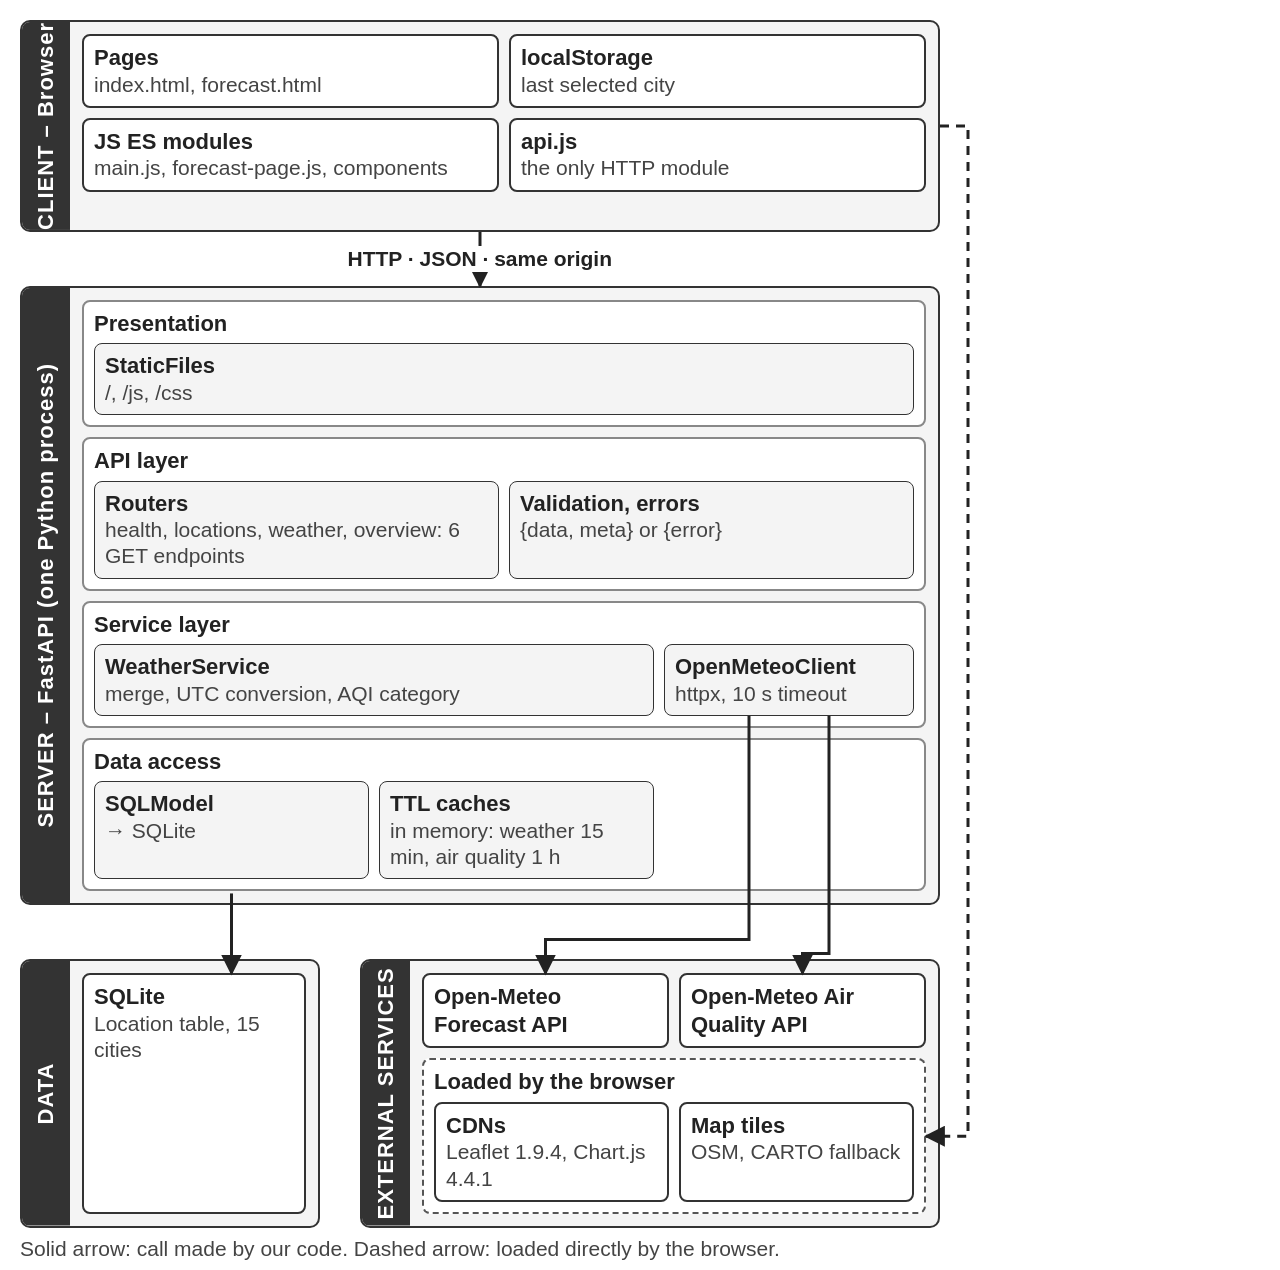
<file: environmental-system/docs/diagrams/system-architecture.html>
<!DOCTYPE html>
<!-- Layered architecture for report section 2.3 (Figure 3a).
     Render: chrome --headless=new --screenshot=docs/images/system-architecture.png --window-size=1000,<height> --force-device-scale-factor=2 --hide-scrollbars file:///.../system-architecture.html
     The page is 1000 CSS px wide and every text is >= 21 px, so it prints at >= 10 pt on a 16 cm wide figure.
     Arrows are drawn by the script at the end from element positions. -->
<html lang="en">
<head>
<meta charset="utf-8">
<title>System architecture</title>
<style>
  * { box-sizing: border-box; }
  body { margin: 0; width: 1000px; background: #fff; color: #222; font: 22px/1.25 Arial, Helvetica, sans-serif; position: relative; }
  #fig { padding: 20px 60px 8px 20px; position: relative; }
  .band { display: flex; border: 2px solid #333; border-radius: 10px; background: #f4f4f4; overflow: hidden; }
  .strip { flex: 0 0 48px; background: #333; color: #fff; font-weight: bold; font-size: 22px; letter-spacing: 1px;
           writing-mode: vertical-rl; transform: rotate(180deg); text-align: center; display: flex; align-items: center; justify-content: center; white-space: nowrap; }
  .body { flex: 1; padding: 12px; display: flex; flex-direction: column; gap: 10px; min-width: 0; }
  .row { display: flex; gap: 10px; }
  .box { flex: 1; border: 2px solid #333; border-radius: 8px; background: #fff; padding: 8px 10px; min-width: 0; }
  .box b { display: block; font-size: 22px; }
  .box span { display: block; font-size: 21px; color: #444; }
  .layer { border: 2px solid #888; border-radius: 8px; background: #fff; padding: 8px 10px 10px; }
  .layer > h3 { margin: 0 0 6px; font-size: 22px; }
  .layer .box { background: #f4f4f4; border-width: 1.5px; }
  .group { border: 2px dashed #555; border-radius: 8px; background: #fff; padding: 8px 10px 10px; }
  .group > h3 { margin: 0 0 6px; font-size: 22px; }
  .gap { height: 54px; }
  .cols { display: flex; gap: 40px; align-items: stretch; }
  #data { flex: 0 0 300px; }
  #ext { flex: 1; min-width: 0; }
  #legend { margin-top: 8px; font-size: 21px; color: #444; }
  svg#arrows { position: absolute; left: 0; top: 0; pointer-events: none; overflow: visible; }
  .lbl { position: absolute; background: #fff; font-size: 21px; padding: 0 8px; font-weight: bold; color: #222; }
</style>
</head>
<body>
<div id="fig">

  <div class="band" id="client">
    <div class="strip">CLIENT – Browser</div>
    <div class="body">
      <div class="row">
        <div class="box"><b>Pages</b><span>index.html, forecast.html</span></div>
        <div class="box"><b>localStorage</b><span>last selected city</span></div>
      </div>
      <div class="row">
        <div class="box"><b>JS ES modules</b><span>main.js, forecast-page.js, components</span></div>
        <div class="box" id="apijs"><b>api.js</b><span>the only HTTP module</span></div>
      </div>
    </div>
  </div>

  <div class="gap" id="gap1"></div>

  <div class="band" id="server">
    <div class="strip">SERVER – FastAPI (one Python process)</div>
    <div class="body">
      <div class="layer" id="l-pres">
        <h3>Presentation</h3>
        <div class="row"><div class="box" id="static"><b>StaticFiles</b><span>/, /js, /css</span></div></div>
      </div>
      <div class="layer" id="l-api">
        <h3>API layer</h3>
        <div class="row">
          <div class="box" id="routers"><b>Routers</b><span>health, locations, weather, overview: 6 GET endpoints</span></div>
          <div class="box"><b>Validation, errors</b><span>{data, meta} or {error}</span></div>
        </div>
      </div>
      <div class="layer" id="l-svc">
        <h3>Service layer</h3>
        <div class="row">
          <div class="box" id="wsvc"><b>WeatherService</b><span>merge, UTC conversion, AQI category</span></div>
          <div class="box" id="omc" style="flex:0 0 250px"><b>OpenMeteoClient</b><span>httpx, 10 s timeout</span></div>
        </div>
      </div>
      <div class="layer" id="l-data">
        <h3>Data access</h3>
        <div class="row">
          <div class="box" id="sqlmodel"><b>SQLModel</b><span>→ SQLite</span></div>
          <div class="box" id="caches"><b>TTL caches</b><span>in memory: weather 15 min, air quality 1 h</span></div>
          <div style="flex:0 0 250px"></div>
        </div>
      </div>
    </div>
  </div>

  <div class="gap" id="gap2"></div>

  <div class="cols">
    <div class="band" id="data">
      <div class="strip">DATA</div>
      <div class="body">
        <div class="box" id="sqlite"><b>SQLite</b><span>Location table, 15 cities</span></div>
      </div>
    </div>
    <div class="band" id="ext">
      <div class="strip">EXTERNAL SERVICES</div>
      <div class="body">
        <div class="row">
          <div class="box" id="fc"><b>Open-Meteo Forecast API</b></div>
          <div class="box" id="aq"><b>Open-Meteo Air Quality API</b></div>
        </div>
        <div class="group" id="cdn">
          <h3>Loaded by the browser</h3>
          <div class="row">
            <div class="box"><b>CDNs</b><span>Leaflet 1.9.4, Chart.js 4.4.1</span></div>
            <div class="box"><b>Map tiles</b><span>OSM, CARTO fallback</span></div>
          </div>
        </div>
      </div>
    </div>
  </div>

  <div id="legend">Solid arrow: call made by our code. Dashed arrow: loaded directly by the browser.</div>
</div>

<svg id="arrows" xmlns="http://www.w3.org/2000/svg">
  <defs>
    <marker id="ah" viewBox="0 0 10 10" refX="9" refY="5" markerWidth="7" markerHeight="7" orient="auto-start-reverse"><path d="M0,0 L10,5 L0,10 z" fill="#222"/></marker>
  </defs>
</svg>

<script>
  const $ = id => document.getElementById(id);
  const rect = id => { const r = $(id).getBoundingClientRect(); return { l: r.left, r: r.right, t: r.top + scrollY, b: r.bottom + scrollY, cx: (r.left + r.right) / 2, cy: (r.top + r.bottom) / 2 + scrollY }; };
  const svg = $("arrows");
  function path(d, dashed) {
    const p = document.createElementNS("http://www.w3.org/2000/svg", "path");
    p.setAttribute("d", d); p.setAttribute("fill", "none"); p.setAttribute("stroke", "#222"); p.setAttribute("stroke-width", "3");
    if (dashed) p.setAttribute("stroke-dasharray", "9 7");
    p.setAttribute("marker-end", "url(#ah)");
    svg.appendChild(p);
  }
  function label(text, x, y) {
    const d = document.createElement("div"); d.className = "lbl"; d.textContent = text;
    document.body.appendChild(d);
    d.style.left = (x - d.offsetWidth / 2) + "px"; d.style.top = (y - d.offsetHeight / 2) + "px";
  }
  const c = rect("client"), s = rect("server"), g1 = rect("gap1");
  // client -> server
  path(`M${c.cx},${c.b} L${c.cx},${s.t}`);
  label("HTTP · JSON · same origin", c.cx, g1.cy);
  // SQLModel -> SQLite (straight down)
  const sm = rect("sqlmodel"), sq = rect("sqlite");
  path(`M${sm.cx},${sm.b + 14} L${sm.cx},${sq.t}`);
  // OpenMeteoClient -> forecast / air quality APIs
  const om = rect("omc"), fc = rect("fc"), aq = rect("aq"), mid = s.b + (sq.t - s.b) / 2;
  const x1 = om.cx - 40, x2 = om.cx + 40;
  path(`M${x1},${om.b} L${x1},${mid} L${fc.cx},${mid} L${fc.cx},${fc.t}`);
  path(`M${x2},${om.b} L${x2},${mid + 14} L${aq.cx},${mid + 14} L${aq.cx},${aq.t}`);
  // browser -> CDNs and tiles (dashed, along the right margin)
  const cl = $("client").getBoundingClientRect(), cd = rect("cdn"), lane = cl.right + 28;
  path(`M${cl.right},${c.cy} L${lane},${c.cy} L${lane},${cd.cy} L${cd.r},${cd.cy}`, true);
  document.title = String(Math.ceil(document.documentElement.scrollHeight));
</script>
</body>
</html>
</file>
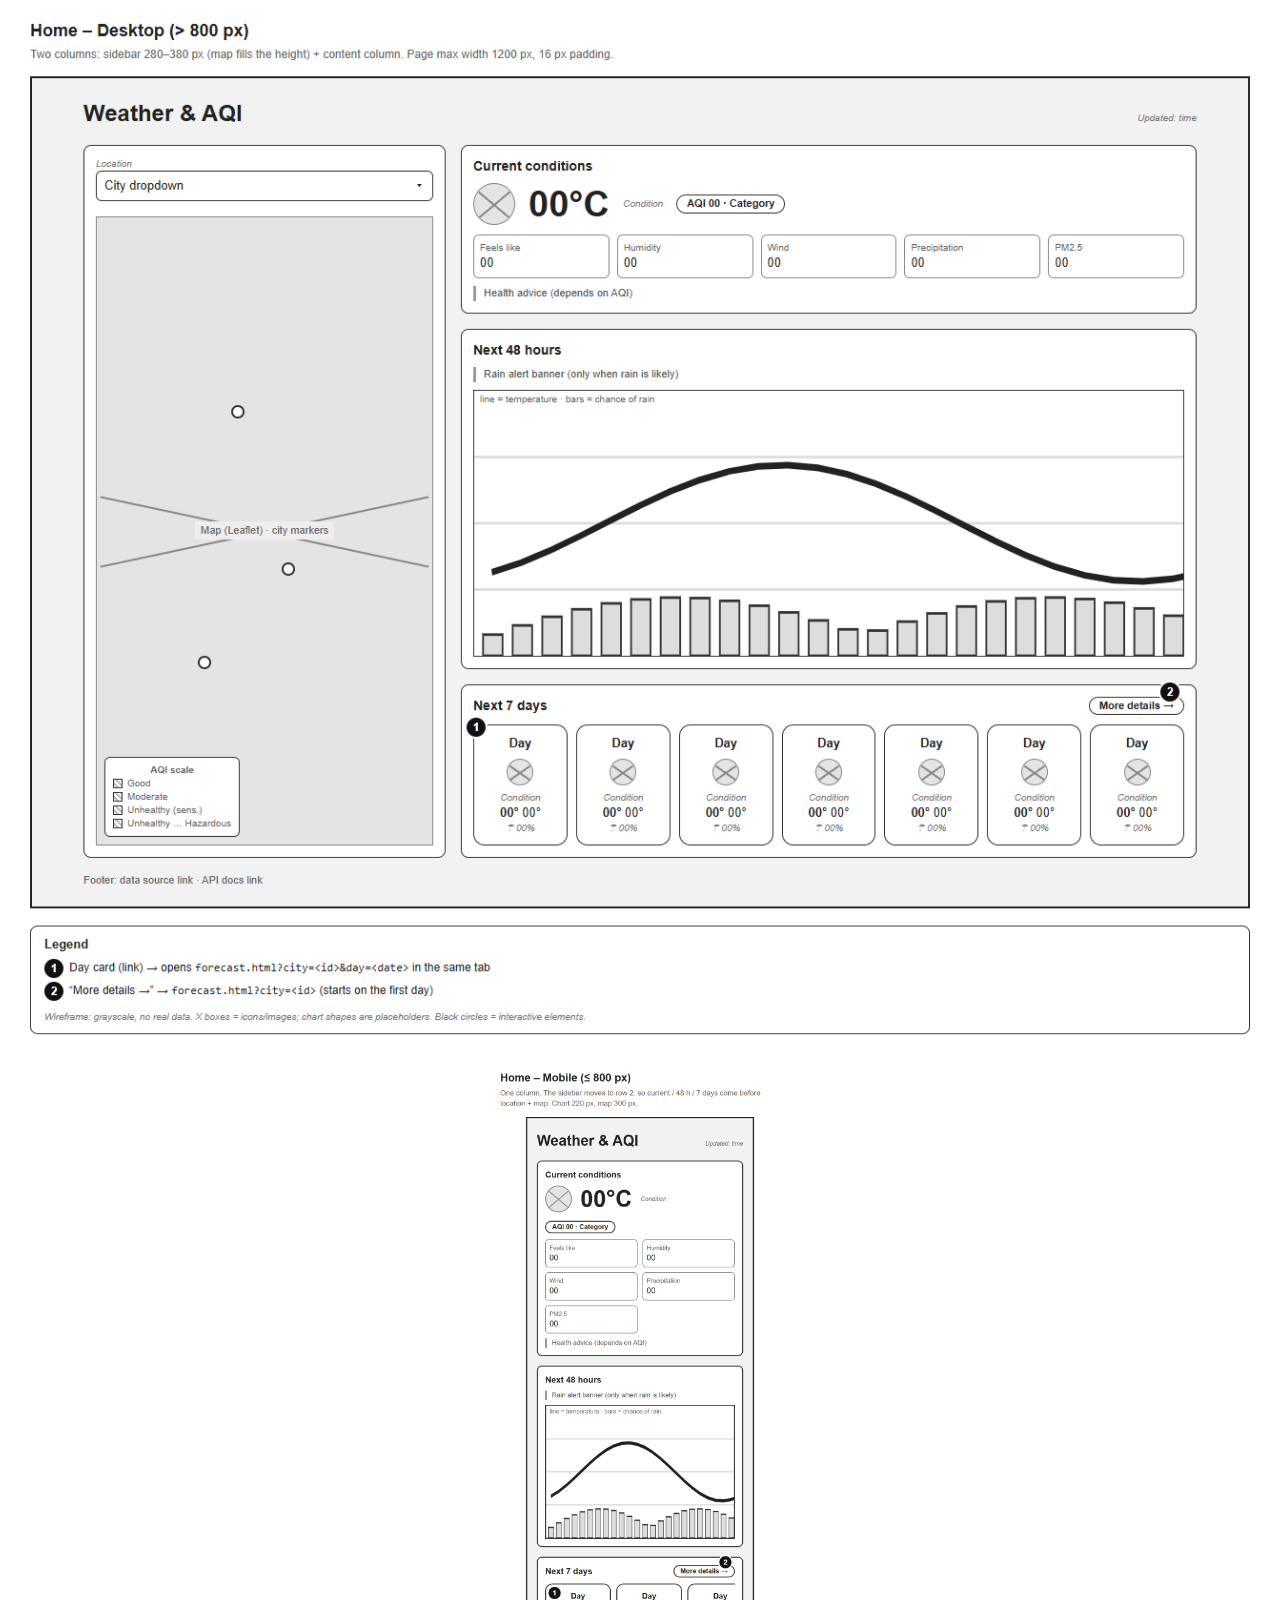
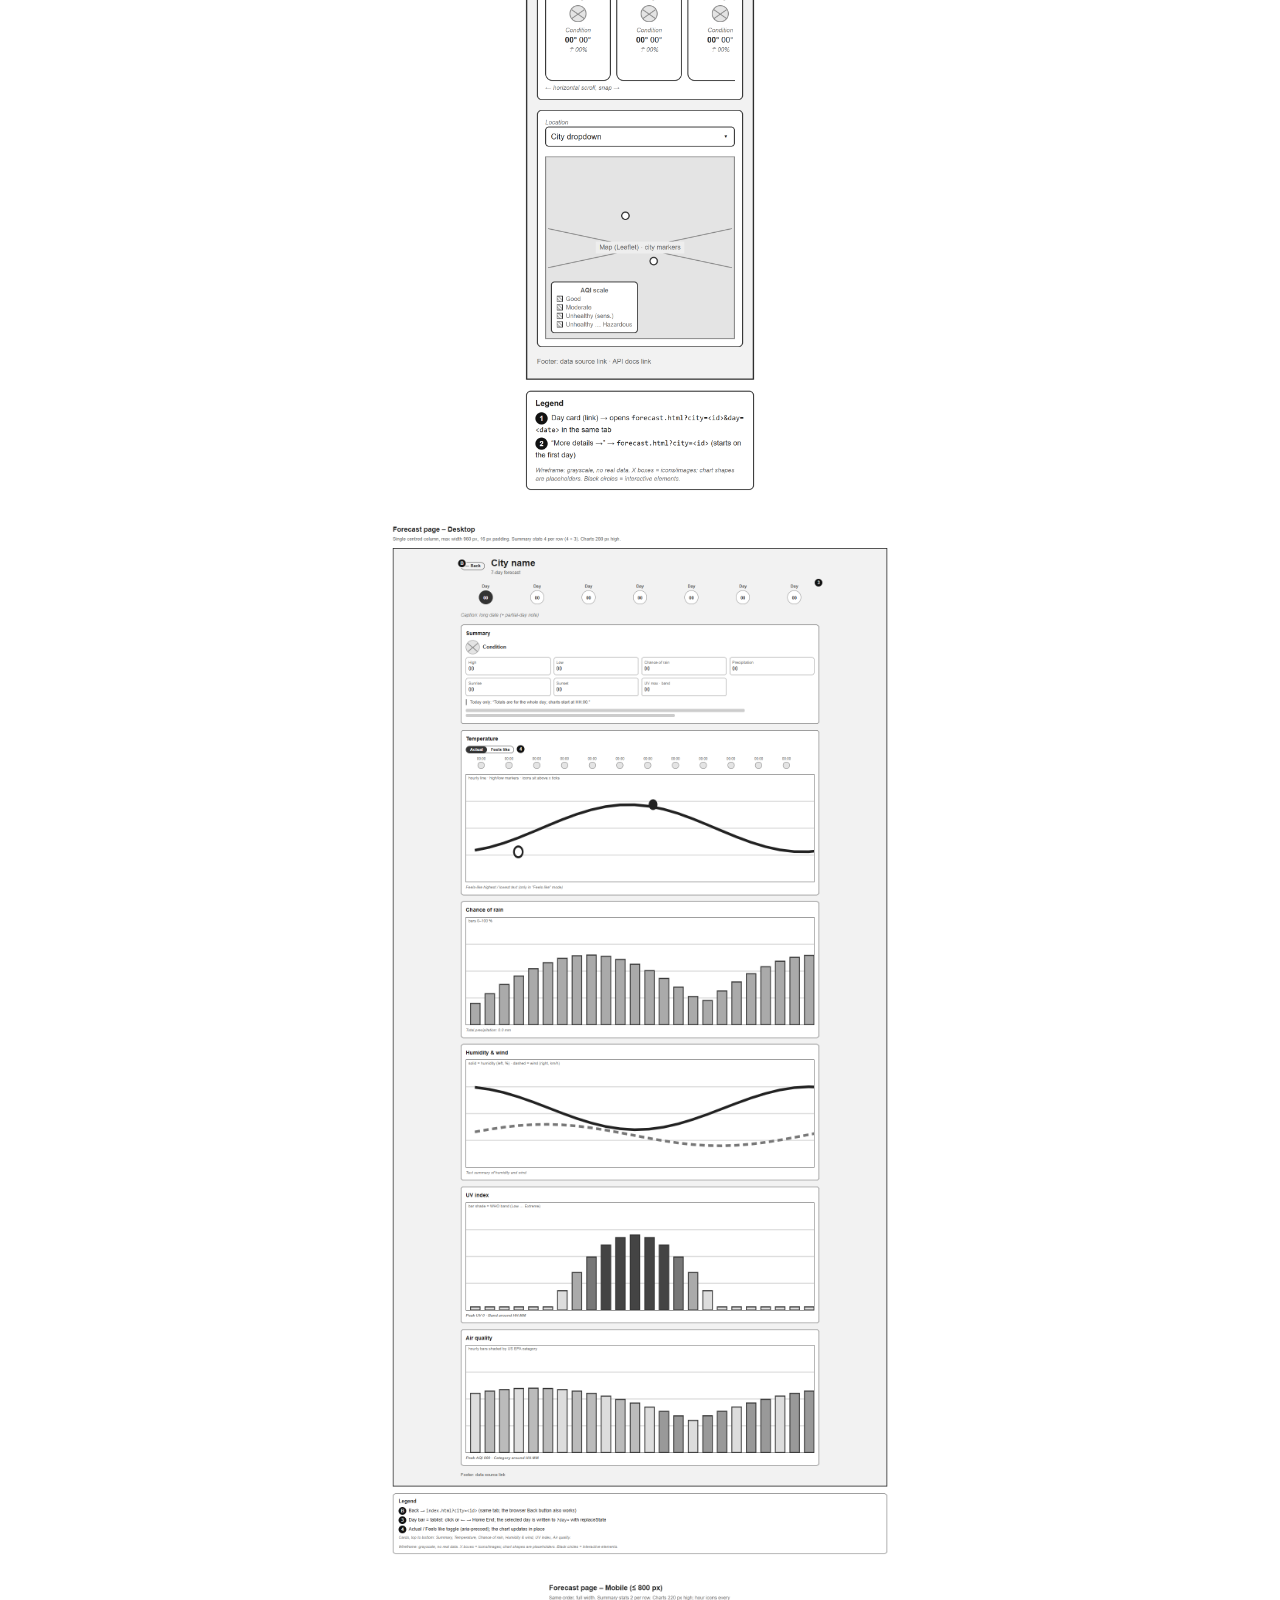
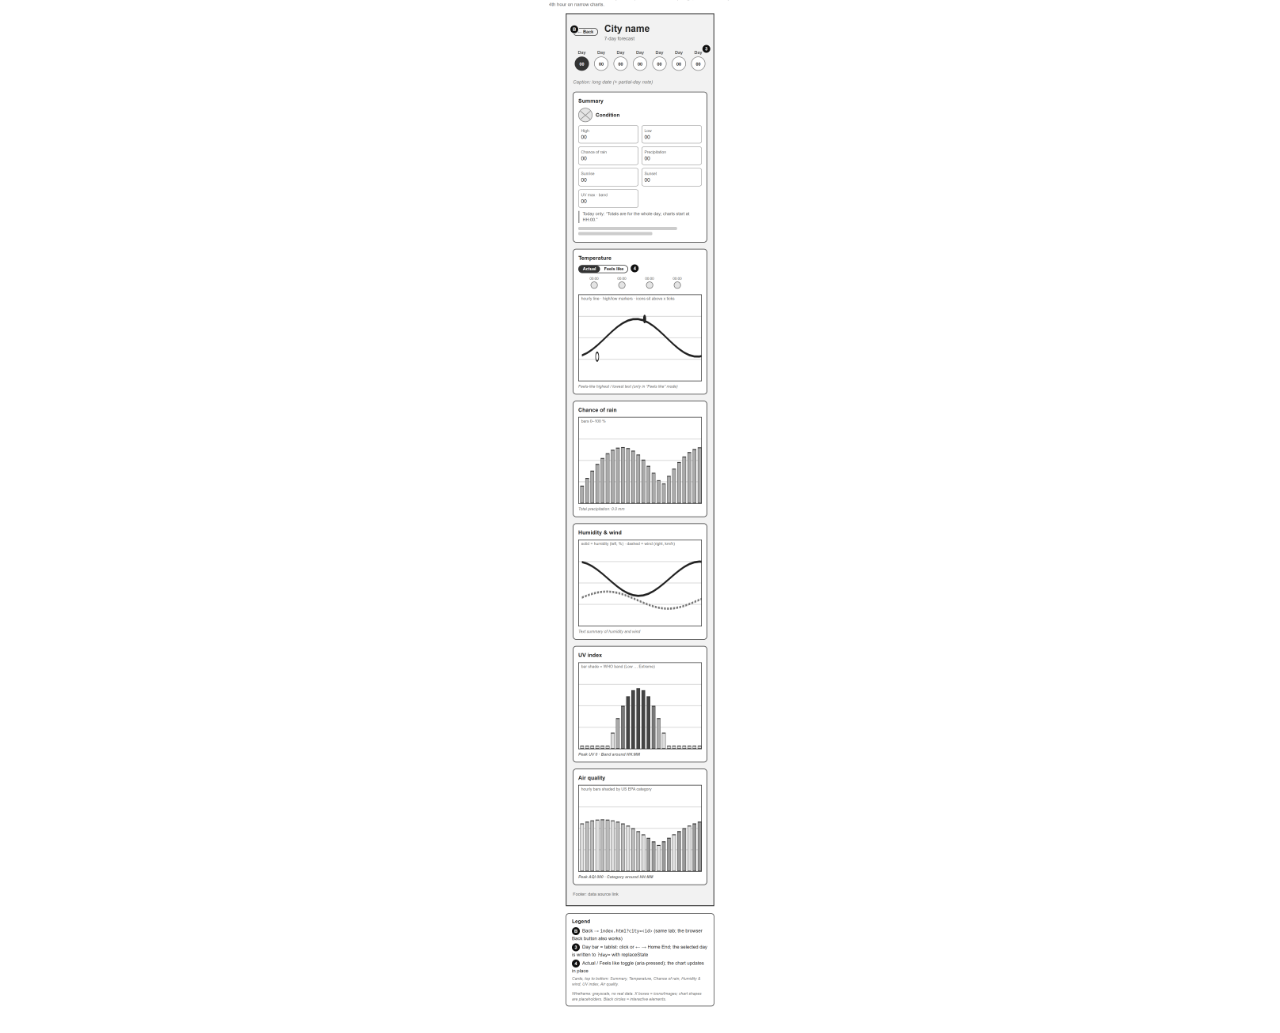
<file: environmental-system/docs/wireframes/all-pages.html>
<!DOCTYPE html>
<html lang="en"><head><meta charset="UTF-8"><title>Weather wireframes</title>
<style>
@page { size: A4; margin: 8mm; }
body { margin: 0; }
.p { height: 280mm; page-break-after: always; display: flex; align-items: flex-start; justify-content: center; }
.p:last-child { page-break-after: auto; }
.p img { max-width: 100%; max-height: 280mm; object-fit: contain; }
</style></head><body>
<div class="p"><img src="../images/Wireframe_Desktop.png" alt="Home, desktop"></div>
<div class="p"><img src="../images/Wireframe_Mobile.png" alt="Home, mobile"></div>
<div class="p"><img src="../images/Wireframe_Forecast_Desktop.png" alt="Forecast, desktop"></div>
<div class="p"><img src="../images/Wireframe_Forecast_Mobile.png" alt="Forecast, mobile"></div>
</body></html>
</file>
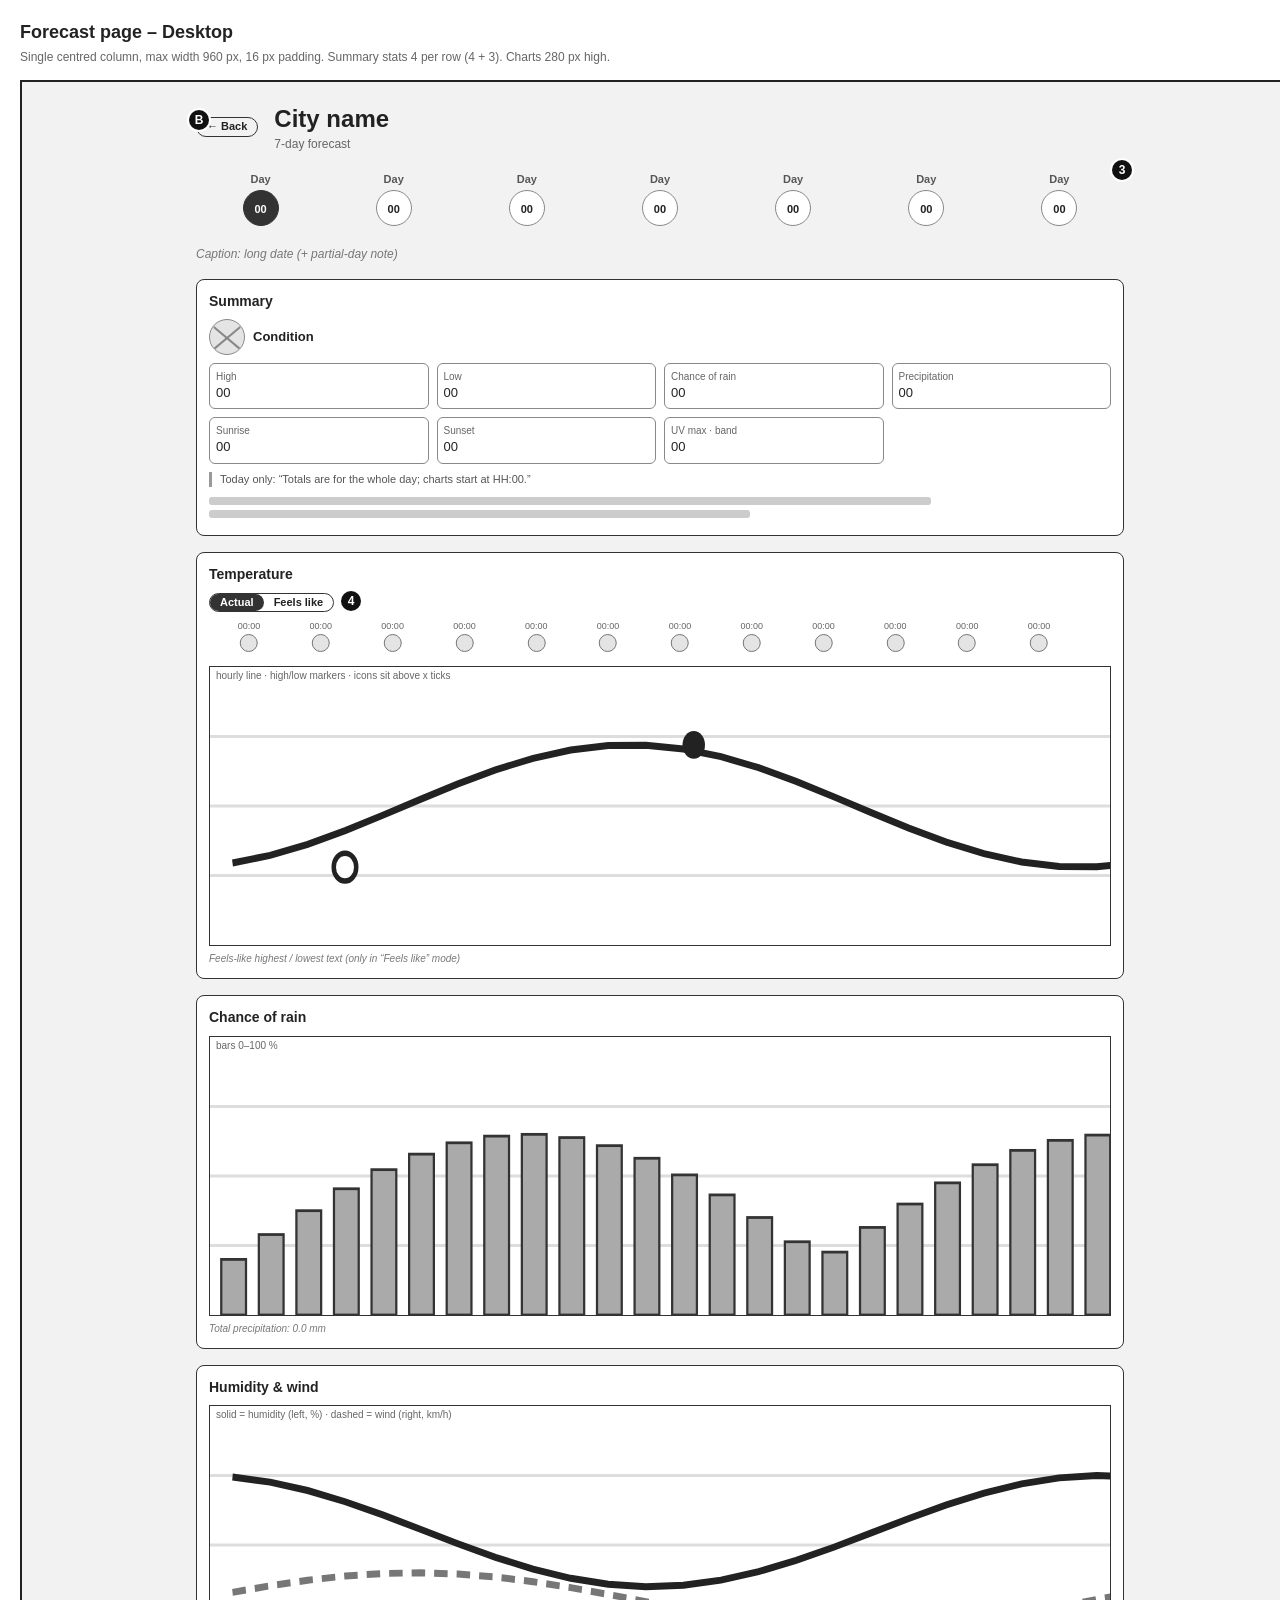
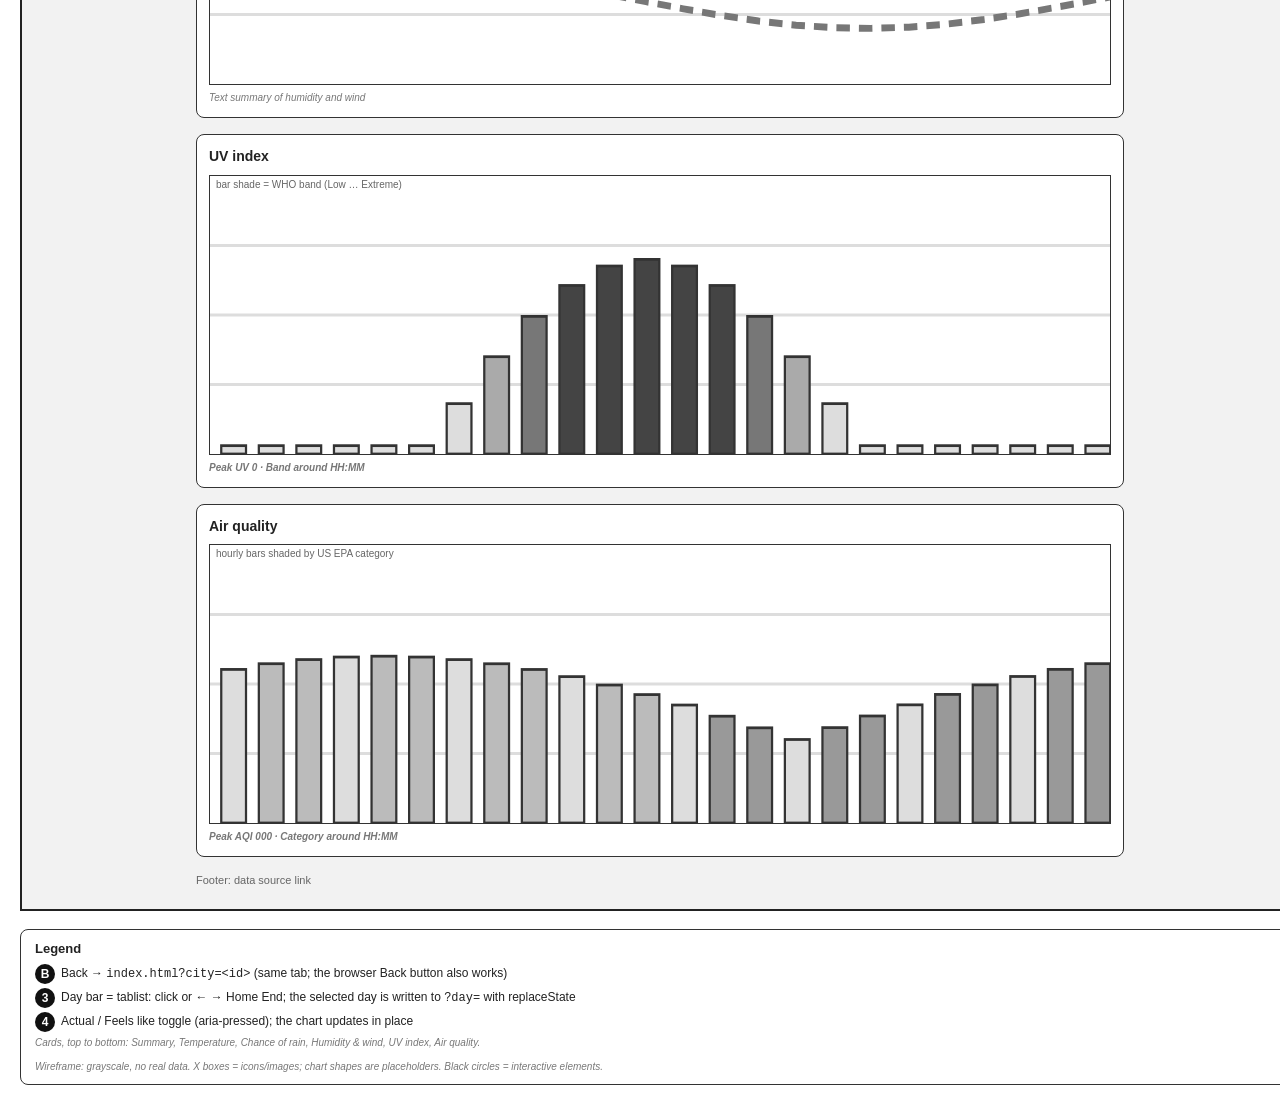
<file: environmental-system/docs/wireframes/forecast-desktop.html>
<!DOCTYPE html>
<html lang="en"><head><meta charset="UTF-8"><title>Forecast page – Desktop</title><link rel="stylesheet" href="wireframe.css"></head>
<body><div class="sheet"><h2 class="sheet-title">Forecast page – Desktop</h2><p class="sheet-sub">Single centred column, max width 960 px, 16 px padding. Summary stats 4 per row (4 + 3). Charts 280 px high.</p>
<div class="viewport" style="width:1280px"><div style="max-width:960px;margin:0 auto"><header class="fp-top"><span class="pill" style="position:relative">← Back<span class="co tl">B</span></span><div><h1>City name</h1><p>7-day forecast</p></div></header>
<main class="fp"><div style="position:relative"><div class="daybar"><div class="sel">Day<span>00</span></div><div class="">Day<span>00</span></div><div class="">Day<span>00</span></div><div class="">Day<span>00</span></div><div class="">Day<span>00</span></div><div class="">Day<span>00</span></div><div class="">Day<span>00</span></div></div><span class="co tr">3</span></div><div class="dim" style="font-size:12px">Caption: long date (+ partial-day note)</div>
<div class="box"><h2 class="hd">Summary</h2><div class="row" style="margin-bottom:8px"><div class="ph x" style="width:36px;height:36px;border-radius:50%;--a:40deg"></div><b>Condition</b></div><div class="grid stats4"><div class="stat"><b>High</b>00</div><div class="stat"><b>Low</b>00</div><div class="stat"><b>Chance of rain</b>00</div><div class="stat"><b>Precipitation</b>00</div><div class="stat"><b>Sunrise</b>00</div><div class="stat"><b>Sunset</b>00</div><div class="stat"><b>UV max · band</b>00</div></div><div class="note">Today only: “Totals are for the whole day; charts start at HH:00.”</div><div class="line m" style="margin-top:10px"></div><div class="line s"></div></div>
<div class="box"><h2 class="hd">Temperature</h2><div class="pill" style="padding:0;overflow:visible;position:relative"><span class="pill on" style="border:0">Actual</span><span class="pill" style="border:0">Feels like</span><span class="co out">4</span></div><div class="hicons" style="margin-top:8px;height:42px"><i style="left:40px">00:00<span></span></i><i style="left:111.81818181818181px">00:00<span></span></i><i style="left:183.63636363636363px">00:00<span></span></i><i style="left:255.45454545454547px">00:00<span></span></i><i style="left:327.27272727272725px">00:00<span></span></i><i style="left:399.09090909090907px">00:00<span></span></i><i style="left:470.90909090909093px">00:00<span></span></i><i style="left:542.7272727272727px">00:00<span></span></i><i style="left:614.5454545454545px">00:00<span></span></i><i style="left:686.3636363636364px">00:00<span></span></i><i style="left:758.1818181818181px">00:00<span></span></i><i style="left:830px">00:00<span></span></i></div><div class="chart" style="height:280px"><svg viewBox="0 0 400 100" preserveAspectRatio="none"><g stroke="#ddd" stroke-width="1"><line x1="0" y1="25" x2="400" y2="25"/><line x1="0" y1="50" x2="400" y2="50"/><line x1="0" y1="75" x2="400" y2="75"/></g><polyline fill="none" stroke="#222" stroke-width="2.5" points="10,70.50485989127898 26.7,67.742901797444 43.4,63.77179426764481 60.099999999999994,58.86216171747173 76.8,53.34858749166765 93.5,47.60681256210889 110.19999999999999,42.02812940151318 126.89999999999999,36.99271604806528 143.6,32.843727600388675 160.29999999999998,29.86391076466489 177,28.256335133868372 193.7,28.130554330593558 210.39999999999998,29.49514010872102 227.1,32.25709820255599 243.79999999999998,36.22820573235519 260.5,41.137838282528264 277.2,46.651412508332335 293.9,52.39318743789111 310.59999999999997,57.97187059848681 327.3,63.0072839519347 344,67.15627239961134 360.7,70.1360892353351 377.4,71.74366486613162 394.09999999999997,71.86944566940645 410.79999999999995,70.50485989127898"/><circle cx="215" cy="28" r="5" fill="#222"/><circle cx="60" cy="72" r="5" fill="#fff" stroke="#222" stroke-width="2"/></svg><span class="chart-lbl">hourly line · high/low markers · icons sit above x ticks</span></div><div class="dim" style="margin-top:6px">Feels-like highest / lowest text (only in “Feels like” mode)</div></div>
<div class="box"><h2 class="hd">Chance of rain</h2><div class="chart" style="height:280px"><svg viewBox="0 0 400 100" preserveAspectRatio="none"><g stroke="#ddd" stroke-width="1"><line x1="0" y1="25" x2="400" y2="25"/><line x1="0" y1="50" x2="400" y2="50"/><line x1="0" y1="75" x2="400" y2="75"/></g><rect x="5" y="80" width="11" height="20" fill="#aaa" stroke="#333" stroke-width="1"/><rect x="21.7" y="71.05988011422224" width="11" height="28.940119885777754" fill="#aaa" stroke="#333" stroke-width="1"/><rect x="38.4" y="62.476174596110724" width="11" height="37.523825403889276" fill="#aaa" stroke="#333" stroke-width="1"/><rect x="55.099999999999994" y="54.59108869722341" width="11" height="45.40891130277659" fill="#aaa" stroke="#333" stroke-width="1"/><rect x="71.8" y="47.718975909521475" width="11" height="52.281024090478525" fill="#aaa" stroke="#333" stroke-width="1"/><rect x="88.5" y="42.13380568364466" width="11" height="57.86619431635534" fill="#aaa" stroke="#333" stroke-width="1"/><rect x="105.19999999999999" y="38.058241131474816" width="11" height="61.941758868525184" fill="#aaa" stroke="#333" stroke-width="1"/><rect x="121.89999999999999" y="35.6547621505193" width="11" height="64.3452378494807" fill="#aaa" stroke="#333" stroke-width="1"/><rect x="138.6" y="35.01918786313226" width="11" height="64.98081213686774" fill="#aaa" stroke="#333" stroke-width="1"/><rect x="155.29999999999998" y="36.17685661048122" width="11" height="63.82314338951878" fill="#aaa" stroke="#333" stroke-width="1"/><rect x="172" y="39.081615792844325" width="11" height="60.918384207155675" fill="#aaa" stroke="#333" stroke-width="1"/><rect x="188.7" y="43.61766182811844" width="11" height="56.38233817188156" fill="#aaa" stroke="#333" stroke-width="1"/><rect x="205.39999999999998" y="49.60415687519821" width="11" height="50.39584312480179" fill="#aaa" stroke="#333" stroke-width="1"/><rect x="222.1" y="56.80243826803411" width="11" height="43.19756173196589" fill="#aaa" stroke="#333" stroke-width="1"/><rect x="238.79999999999998" y="64.92553324298427" width="11" height="35.07446675701573" fill="#aaa" stroke="#333" stroke-width="1"/><rect x="255.5" y="73.64959963730598" width="11" height="26.350400362694025" fill="#aaa" stroke="#333" stroke-width="1"/><rect x="272.2" y="77.3731635457589" width="11" height="22.626836454241104" fill="#aaa" stroke="#333" stroke-width="1"/><rect x="288.9" y="68.5006504087926" width="11" height="31.499349591207405" fill="#aaa" stroke="#333" stroke-width="1"/><rect x="305.59999999999997" y="60.086580051731644" width="11" height="39.913419948268356" fill="#aaa" stroke="#333" stroke-width="1"/><rect x="322.3" y="52.46639490757765" width="11" height="47.53360509242235" fill="#aaa" stroke="#333" stroke-width="1"/><rect x="339" y="45.94388771114323" width="11" height="54.05611228885677" fill="#aaa" stroke="#333" stroke-width="1"/><rect x="355.7" y="40.77909024138853" width="11" height="59.22090975861147" fill="#aaa" stroke="#333" stroke-width="1"/><rect x="372.4" y="37.17790667497177" width="11" height="62.82209332502823" fill="#aaa" stroke="#333" stroke-width="1"/><rect x="389.09999999999997" y="35.2839048364941" width="11" height="64.7160951635059" fill="#aaa" stroke="#333" stroke-width="1"/></svg><span class="chart-lbl">bars 0–100 %</span></div><div class="dim" style="margin-top:6px">Total precipitation: 0.0 mm</div></div>
<div class="box"><h2 class="hd">Humidity &amp; wind</h2><div class="chart" style="height:280px"><svg viewBox="0 0 400 100" preserveAspectRatio="none"><g stroke="#ddd" stroke-width="1"><line x1="0" y1="25" x2="400" y2="25"/><line x1="0" y1="50" x2="400" y2="50"/><line x1="0" y1="75" x2="400" y2="75"/></g><polyline fill="none" stroke="#222" stroke-width="2.5" points="10,25.523047382436097 26.7,27.3627930331617 43.4,30.404485191814715 60.099999999999994,34.44083756441688 76.8,39.19677940716306 93.5,44.34820114303562 110.19999999999999,49.54404189386174 126.89999999999999,54.430213699005485 143.6,58.673732024726974 160.29999999999998,61.98540810987391 177,64.13955670204703 193.7,64.98937613458858 210.39999999999998,64.47695261756391 227.1,62.637206966838306 243.79999999999998,59.595514808185285 260.5,55.55916243558312 277.2,50.803220592836944 293.9,45.65179885696439 310.59999999999997,40.45595810613827 327.3,35.56978630099454 344,31.32626797527303 360.7,28.01459189012609 377.4,25.860443297952976 394.09999999999997,25.01062386541141 410.79999999999995,25.5230473824361"/><polyline fill="none" stroke="#777" stroke-width="2.5" stroke-dasharray="6 4" points="10,67.0447979333866 26.7,64.67290122328446 43.4,62.6640374913685 60.099999999999994,61.15510748116452 76.8,60.248942279243195 93.5,60.00729554660664 110.19999999999999,60.44663510874394 126.89999999999999,61.53702070053839 143.6,63.204144345856584 160.29999999999998,65.33439432332219 177,67.78259761737544 193.7,70.38191321937386 210.39999999999998,72.9552020666134 227.1,75.32709877671554 243.79999999999998,77.3359625086315 260.5,78.84489251883548 277.2,79.7510577207568 293.9,79.99270445339336 310.59999999999997,79.55336489125607 327.3,78.46297929946161 344,76.79585565414341 360.7,74.66560567667781 377.4,72.21740238262457 394.09999999999997,69.61808678062613 410.79999999999995,67.0447979333866"/></svg><span class="chart-lbl">solid = humidity (left, %) · dashed = wind (right, km/h)</span></div><div class="dim" style="margin-top:6px">Text summary of humidity and wind</div></div>
<div class="box"><h2 class="hd">UV index</h2><div class="chart" style="height:280px"><svg viewBox="0 0 400 100" preserveAspectRatio="none"><g stroke="#ddd" stroke-width="1"><line x1="0" y1="25" x2="400" y2="25"/><line x1="0" y1="50" x2="400" y2="50"/><line x1="0" y1="75" x2="400" y2="75"/></g><rect x="5" y="97" width="11" height="3" fill="#ddd" stroke="#333" stroke-width="1"/><rect x="21.7" y="97" width="11" height="3" fill="#ddd" stroke="#333" stroke-width="1"/><rect x="38.4" y="97" width="11" height="3" fill="#ddd" stroke="#333" stroke-width="1"/><rect x="55.099999999999994" y="97" width="11" height="3" fill="#ddd" stroke="#333" stroke-width="1"/><rect x="71.8" y="97" width="11" height="3" fill="#ddd" stroke="#333" stroke-width="1"/><rect x="88.5" y="97" width="11" height="3" fill="#ddd" stroke="#333" stroke-width="1"/><rect x="105.19999999999999" y="81.88266684282354" width="11" height="18.117333157176454" fill="#ddd" stroke="#333" stroke-width="1"/><rect x="121.89999999999999" y="65" width="11" height="34.99999999999999" fill="#aaa" stroke="#333" stroke-width="1"/><rect x="138.6" y="50.50252531694168" width="11" height="49.49747468305832" fill="#777" stroke="#333" stroke-width="1"/><rect x="155.29999999999998" y="39.3782217350893" width="11" height="60.6217782649107" fill="#444" stroke="#333" stroke-width="1"/><rect x="172" y="32.385192159765225" width="11" height="67.61480784023477" fill="#444" stroke="#333" stroke-width="1"/><rect x="188.7" y="30" width="11" height="70" fill="#444" stroke="#333" stroke-width="1"/><rect x="205.39999999999998" y="32.385192159765225" width="11" height="67.61480784023477" fill="#444" stroke="#333" stroke-width="1"/><rect x="222.1" y="39.37822173508929" width="11" height="60.62177826491071" fill="#444" stroke="#333" stroke-width="1"/><rect x="238.79999999999998" y="50.50252531694167" width="11" height="49.49747468305833" fill="#777" stroke="#333" stroke-width="1"/><rect x="255.5" y="65" width="11" height="34.99999999999999" fill="#aaa" stroke="#333" stroke-width="1"/><rect x="272.2" y="81.88266684282353" width="11" height="18.11733315717647" fill="#ddd" stroke="#333" stroke-width="1"/><rect x="288.9" y="97" width="11" height="3" fill="#ddd" stroke="#333" stroke-width="1"/><rect x="305.59999999999997" y="97" width="11" height="3" fill="#ddd" stroke="#333" stroke-width="1"/><rect x="322.3" y="97" width="11" height="3" fill="#ddd" stroke="#333" stroke-width="1"/><rect x="339" y="97" width="11" height="3" fill="#ddd" stroke="#333" stroke-width="1"/><rect x="355.7" y="97" width="11" height="3" fill="#ddd" stroke="#333" stroke-width="1"/><rect x="372.4" y="97" width="11" height="3" fill="#ddd" stroke="#333" stroke-width="1"/><rect x="389.09999999999997" y="97" width="11" height="3" fill="#ddd" stroke="#333" stroke-width="1"/></svg><span class="chart-lbl">bar shade = WHO band (Low … Extreme)</span></div><div class="dim" style="margin-top:6px"><b>Peak UV 0 · Band around HH:MM</b></div></div>
<div class="box"><h2 class="hd">Air quality</h2><div class="chart" style="height:280px"><svg viewBox="0 0 400 100" preserveAspectRatio="none"><g stroke="#ddd" stroke-width="1"><line x1="0" y1="25" x2="400" y2="25"/><line x1="0" y1="50" x2="400" y2="50"/><line x1="0" y1="75" x2="400" y2="75"/></g><rect x="5" y="44.7558704557631" width="11" height="55.2441295442369" fill="#ddd" stroke="#333" stroke-width="1"/><rect x="21.7" y="42.70531261176628" width="11" height="57.29468738823372" fill="#bbb" stroke="#333" stroke-width="1"/><rect x="38.4" y="41.210842510999456" width="11" height="58.789157489000544" fill="#bbb" stroke="#333" stroke-width="1"/><rect x="55.099999999999994" y="40.30290770883629" width="11" height="59.69709229116371" fill="#ddd" stroke="#333" stroke-width="1"/><rect x="71.8" y="40.000005995998954" width="11" height="59.999994004001046" fill="#bbb" stroke="#333" stroke-width="1"/><rect x="88.5" y="40.30830853420535" width="11" height="59.69169146579465" fill="#bbb" stroke="#333" stroke-width="1"/><rect x="105.19999999999999" y="41.22153412813479" width="11" height="58.77846587186521" fill="#ddd" stroke="#333" stroke-width="1"/><rect x="121.89999999999999" y="42.72107719522955" width="11" height="57.27892280477045" fill="#bbb" stroke="#333" stroke-width="1"/><rect x="138.6" y="44.776386826142485" width="11" height="55.223613173857515" fill="#bbb" stroke="#333" stroke-width="1"/><rect x="155.29999999999998" y="47.34558921305026" width="11" height="52.65441078694974" fill="#ddd" stroke="#333" stroke-width="1"/><rect x="172" y="50.37634076480214" width="11" height="49.62365923519786" fill="#bbb" stroke="#333" stroke-width="1"/><rect x="188.7" y="53.806894527980674" width="11" height="46.193105472019326" fill="#bbb" stroke="#333" stroke-width="1"/><rect x="205.39999999999998" y="57.567358187167144" width="11" height="42.432641812832856" fill="#ddd" stroke="#333" stroke-width="1"/><rect x="222.1" y="61.5811180145693" width="11" height="38.4188819854307" fill="#999" stroke="#333" stroke-width="1"/><rect x="238.79999999999998" y="65.76639975820399" width="11" height="34.23360024179602" fill="#999" stroke="#333" stroke-width="1"/><rect x="255.5" y="69.96206533208868" width="11" height="30.03793466791132" fill="#ddd" stroke="#333" stroke-width="1"/><rect x="272.2" y="65.69130328354547" width="11" height="34.30869671645454" fill="#999" stroke="#333" stroke-width="1"/><rect x="288.9" y="61.50832437753233" width="11" height="38.49167562246767" fill="#999" stroke="#333" stroke-width="1"/><rect x="305.59999999999997" y="57.498350447395005" width="11" height="42.501649552604995" fill="#ddd" stroke="#333" stroke-width="1"/><rect x="322.3" y="53.74307861321785" width="11" height="46.25692138678215" fill="#999" stroke="#333" stroke-width="1"/><rect x="339" y="50.31901682725469" width="11" height="49.68098317274531" fill="#999" stroke="#333" stroke-width="1"/><rect x="355.7" y="47.29592514076215" width="11" height="52.70407485923785" fill="#ddd" stroke="#333" stroke-width="1"/><rect x="372.4" y="44.73539444905284" width="11" height="55.26460555094716" fill="#999" stroke="#333" stroke-width="1"/><rect x="389.09999999999997" y="42.68959167067652" width="11" height="57.31040832932348" fill="#999" stroke="#333" stroke-width="1"/></svg><span class="chart-lbl">hourly bars shaded by US EPA category</span></div><div class="dim" style="margin-top:6px"><b>Peak AQI 000 · Category around HH:MM</b></div></div></main><div class="foot">Footer: data source link</div></div></div>
<div class="legend one" style="width:1280px"><h3>Legend</h3><ol><li><span class="co">B</span>Back → <code>index.html?city=&lt;id&gt;</code> (same tab; the browser Back button also works)</li><li><span class="co">3</span>Day bar = tablist: click or ← → Home End; the selected day is written to <code>?day=</code> with replaceState</li><li><span class="co">4</span>Actual / Feels like toggle (aria-pressed); the chart updates in place</li><li class="dim">Cards, top to bottom: Summary, Temperature, Chance of rain, Humidity &amp; wind, UV index, Air quality.</li></ol><p class="dim" style="margin:6px 0 0">Wireframe: grayscale, no real data. X boxes = icons/images; chart shapes are placeholders. Black circles = interactive elements.</p></div></div></body></html>
</file>
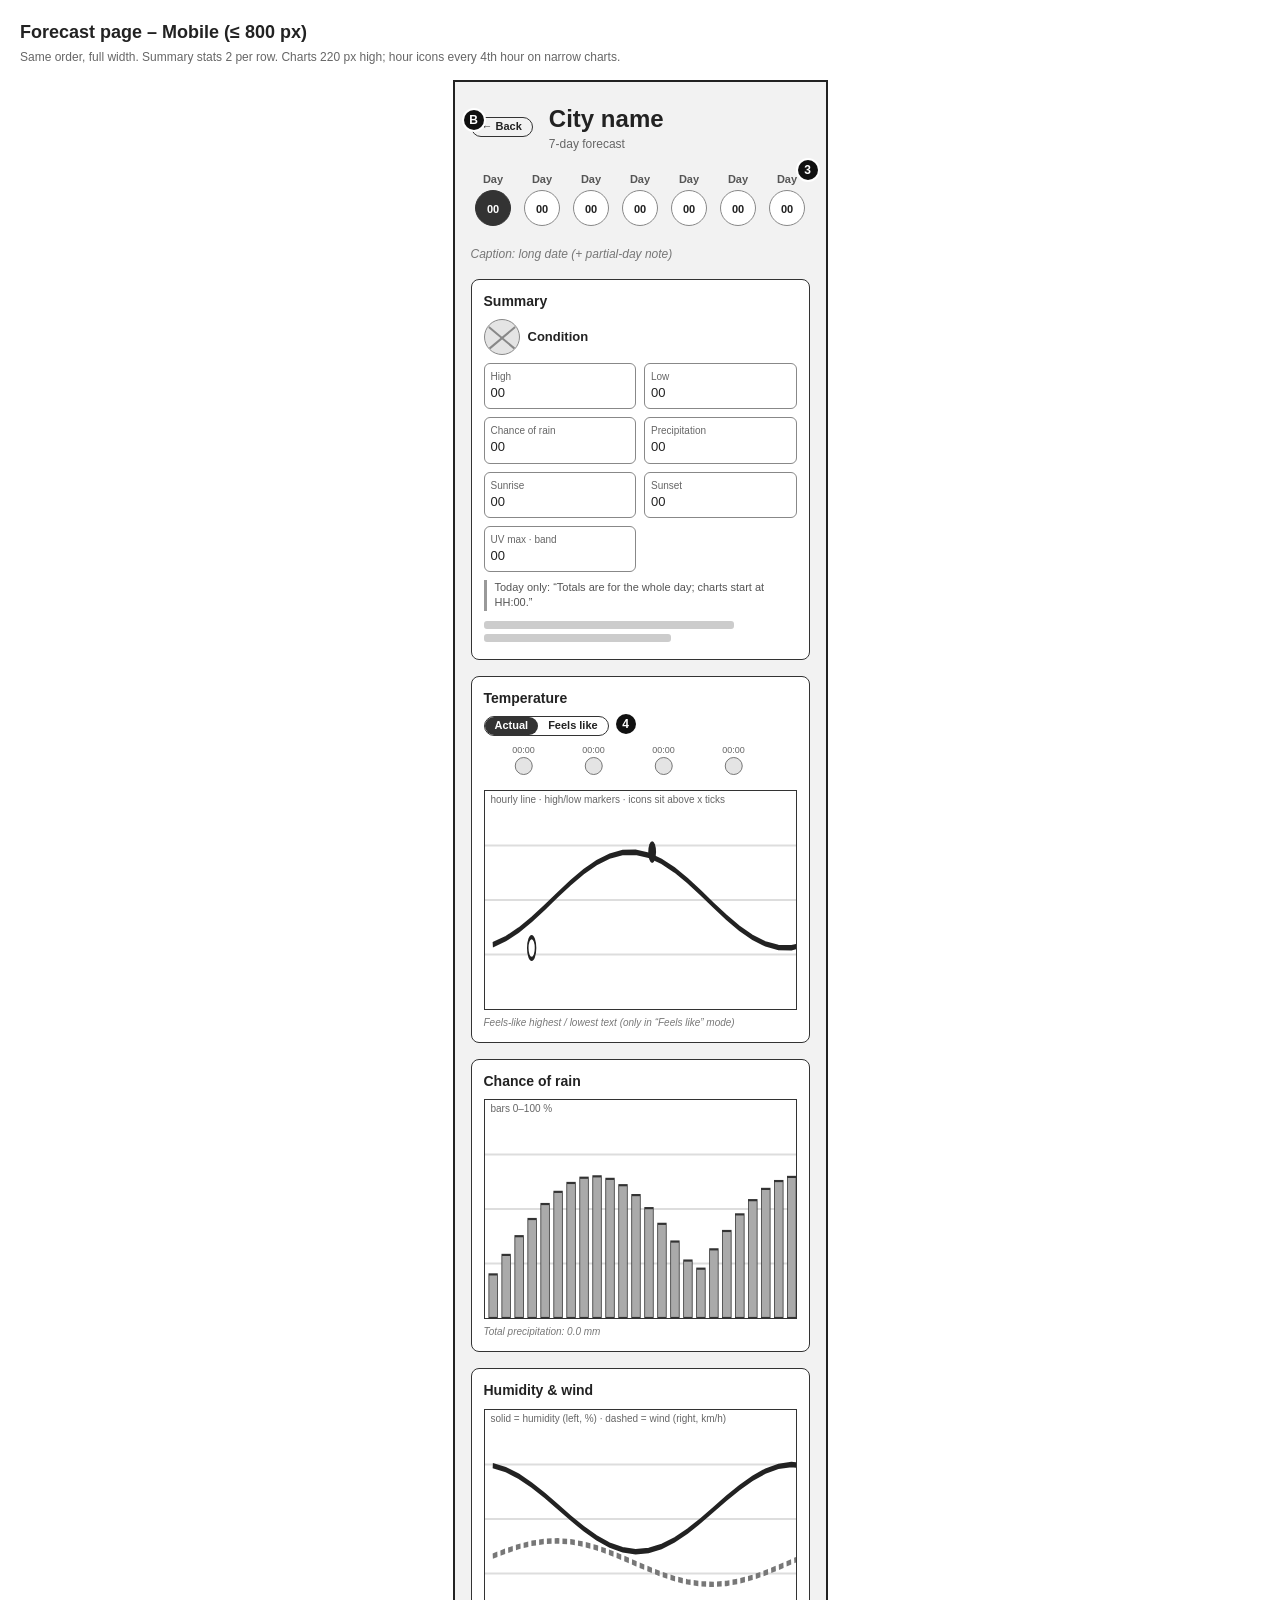
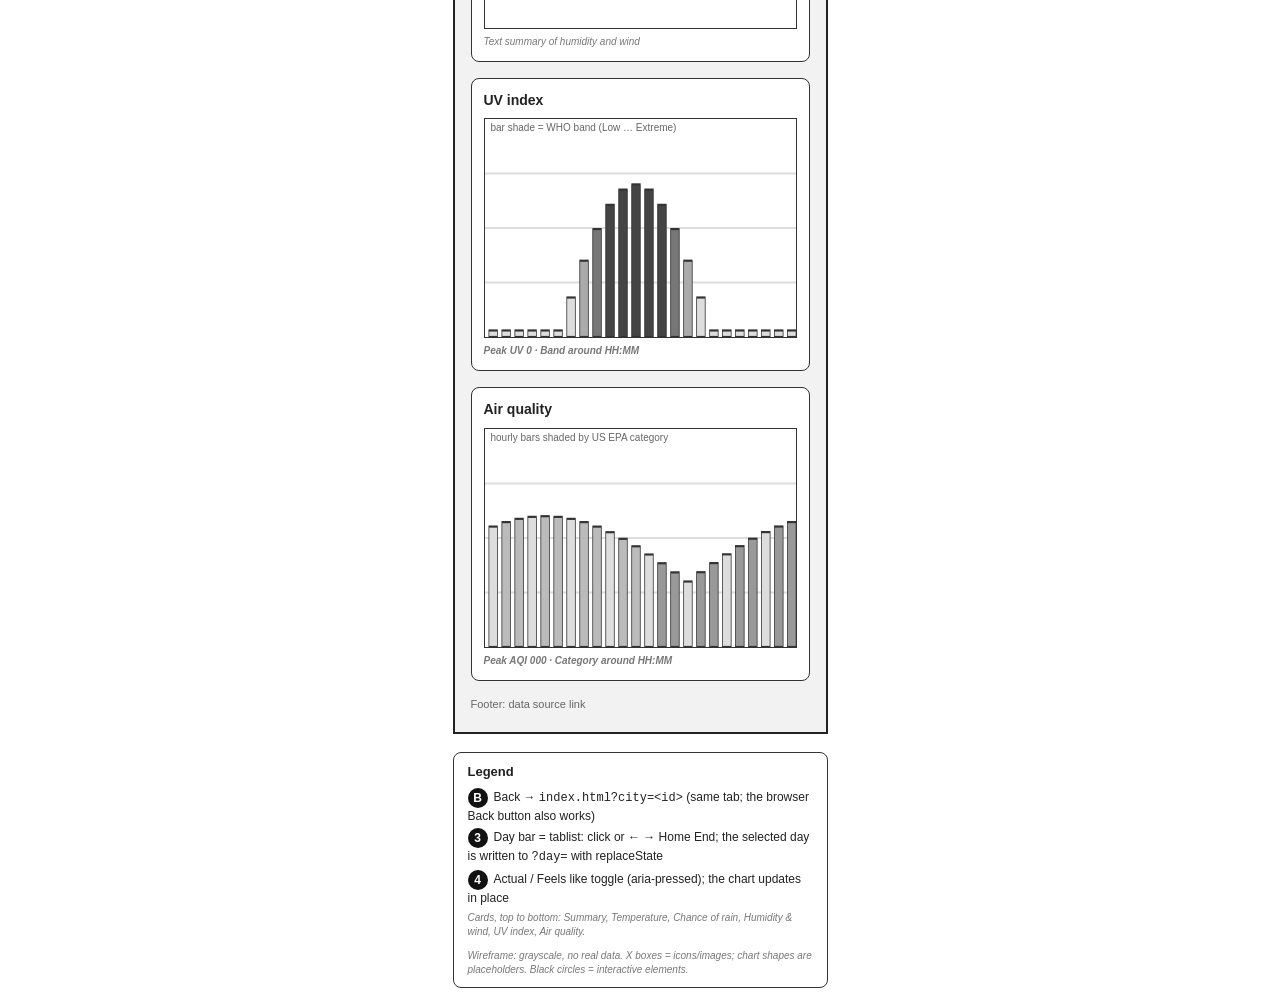
<file: environmental-system/docs/wireframes/forecast-mobile.html>
<!DOCTYPE html>
<html lang="en"><head><meta charset="UTF-8"><title>Forecast page – Mobile (≤ 800 px)</title><link rel="stylesheet" href="wireframe.css"></head>
<body><div class="sheet"><h2 class="sheet-title">Forecast page – Mobile (≤ 800 px)</h2><p class="sheet-sub">Same order, full width. Summary stats 2 per row. Charts 220 px high; hour icons every 4th hour on narrow charts.</p>
<div class="viewport" style="width:375px"><div style=""><header class="fp-top"><span class="pill" style="position:relative">← Back<span class="co tl">B</span></span><div><h1>City name</h1><p>7-day forecast</p></div></header>
<main class="fp"><div style="position:relative"><div class="daybar"><div class="sel">Day<span>00</span></div><div class="">Day<span>00</span></div><div class="">Day<span>00</span></div><div class="">Day<span>00</span></div><div class="">Day<span>00</span></div><div class="">Day<span>00</span></div><div class="">Day<span>00</span></div></div><span class="co tr">3</span></div><div class="dim" style="font-size:12px">Caption: long date (+ partial-day note)</div>
<div class="box"><h2 class="hd">Summary</h2><div class="row" style="margin-bottom:8px"><div class="ph x" style="width:36px;height:36px;border-radius:50%;--a:40deg"></div><b>Condition</b></div><div class="grid stats2"><div class="stat"><b>High</b>00</div><div class="stat"><b>Low</b>00</div><div class="stat"><b>Chance of rain</b>00</div><div class="stat"><b>Precipitation</b>00</div><div class="stat"><b>Sunrise</b>00</div><div class="stat"><b>Sunset</b>00</div><div class="stat"><b>UV max · band</b>00</div></div><div class="note">Today only: “Totals are for the whole day; charts start at HH:00.”</div><div class="line m" style="margin-top:10px"></div><div class="line s"></div></div>
<div class="box"><h2 class="hd">Temperature</h2><div class="pill" style="padding:0;overflow:visible;position:relative"><span class="pill on" style="border:0">Actual</span><span class="pill" style="border:0">Feels like</span><span class="co out">4</span></div><div class="hicons" style="margin-top:8px;height:42px"><i style="left:40px">00:00<span></span></i><i style="left:110px">00:00<span></span></i><i style="left:180px">00:00<span></span></i><i style="left:250px">00:00<span></span></i></div><div class="chart" style="height:220px"><svg viewBox="0 0 400 100" preserveAspectRatio="none"><g stroke="#ddd" stroke-width="1"><line x1="0" y1="25" x2="400" y2="25"/><line x1="0" y1="50" x2="400" y2="50"/><line x1="0" y1="75" x2="400" y2="75"/></g><polyline fill="none" stroke="#222" stroke-width="2.5" points="10,70.50485989127898 26.7,67.742901797444 43.4,63.77179426764481 60.099999999999994,58.86216171747173 76.8,53.34858749166765 93.5,47.60681256210889 110.19999999999999,42.02812940151318 126.89999999999999,36.99271604806528 143.6,32.843727600388675 160.29999999999998,29.86391076466489 177,28.256335133868372 193.7,28.130554330593558 210.39999999999998,29.49514010872102 227.1,32.25709820255599 243.79999999999998,36.22820573235519 260.5,41.137838282528264 277.2,46.651412508332335 293.9,52.39318743789111 310.59999999999997,57.97187059848681 327.3,63.0072839519347 344,67.15627239961134 360.7,70.1360892353351 377.4,71.74366486613162 394.09999999999997,71.86944566940645 410.79999999999995,70.50485989127898"/><circle cx="215" cy="28" r="5" fill="#222"/><circle cx="60" cy="72" r="5" fill="#fff" stroke="#222" stroke-width="2"/></svg><span class="chart-lbl">hourly line · high/low markers · icons sit above x ticks</span></div><div class="dim" style="margin-top:6px">Feels-like highest / lowest text (only in “Feels like” mode)</div></div>
<div class="box"><h2 class="hd">Chance of rain</h2><div class="chart" style="height:220px"><svg viewBox="0 0 400 100" preserveAspectRatio="none"><g stroke="#ddd" stroke-width="1"><line x1="0" y1="25" x2="400" y2="25"/><line x1="0" y1="50" x2="400" y2="50"/><line x1="0" y1="75" x2="400" y2="75"/></g><rect x="5" y="80" width="11" height="20" fill="#aaa" stroke="#333" stroke-width="1"/><rect x="21.7" y="71.05988011422224" width="11" height="28.940119885777754" fill="#aaa" stroke="#333" stroke-width="1"/><rect x="38.4" y="62.476174596110724" width="11" height="37.523825403889276" fill="#aaa" stroke="#333" stroke-width="1"/><rect x="55.099999999999994" y="54.59108869722341" width="11" height="45.40891130277659" fill="#aaa" stroke="#333" stroke-width="1"/><rect x="71.8" y="47.718975909521475" width="11" height="52.281024090478525" fill="#aaa" stroke="#333" stroke-width="1"/><rect x="88.5" y="42.13380568364466" width="11" height="57.86619431635534" fill="#aaa" stroke="#333" stroke-width="1"/><rect x="105.19999999999999" y="38.058241131474816" width="11" height="61.941758868525184" fill="#aaa" stroke="#333" stroke-width="1"/><rect x="121.89999999999999" y="35.6547621505193" width="11" height="64.3452378494807" fill="#aaa" stroke="#333" stroke-width="1"/><rect x="138.6" y="35.01918786313226" width="11" height="64.98081213686774" fill="#aaa" stroke="#333" stroke-width="1"/><rect x="155.29999999999998" y="36.17685661048122" width="11" height="63.82314338951878" fill="#aaa" stroke="#333" stroke-width="1"/><rect x="172" y="39.081615792844325" width="11" height="60.918384207155675" fill="#aaa" stroke="#333" stroke-width="1"/><rect x="188.7" y="43.61766182811844" width="11" height="56.38233817188156" fill="#aaa" stroke="#333" stroke-width="1"/><rect x="205.39999999999998" y="49.60415687519821" width="11" height="50.39584312480179" fill="#aaa" stroke="#333" stroke-width="1"/><rect x="222.1" y="56.80243826803411" width="11" height="43.19756173196589" fill="#aaa" stroke="#333" stroke-width="1"/><rect x="238.79999999999998" y="64.92553324298427" width="11" height="35.07446675701573" fill="#aaa" stroke="#333" stroke-width="1"/><rect x="255.5" y="73.64959963730598" width="11" height="26.350400362694025" fill="#aaa" stroke="#333" stroke-width="1"/><rect x="272.2" y="77.3731635457589" width="11" height="22.626836454241104" fill="#aaa" stroke="#333" stroke-width="1"/><rect x="288.9" y="68.5006504087926" width="11" height="31.499349591207405" fill="#aaa" stroke="#333" stroke-width="1"/><rect x="305.59999999999997" y="60.086580051731644" width="11" height="39.913419948268356" fill="#aaa" stroke="#333" stroke-width="1"/><rect x="322.3" y="52.46639490757765" width="11" height="47.53360509242235" fill="#aaa" stroke="#333" stroke-width="1"/><rect x="339" y="45.94388771114323" width="11" height="54.05611228885677" fill="#aaa" stroke="#333" stroke-width="1"/><rect x="355.7" y="40.77909024138853" width="11" height="59.22090975861147" fill="#aaa" stroke="#333" stroke-width="1"/><rect x="372.4" y="37.17790667497177" width="11" height="62.82209332502823" fill="#aaa" stroke="#333" stroke-width="1"/><rect x="389.09999999999997" y="35.2839048364941" width="11" height="64.7160951635059" fill="#aaa" stroke="#333" stroke-width="1"/></svg><span class="chart-lbl">bars 0–100 %</span></div><div class="dim" style="margin-top:6px">Total precipitation: 0.0 mm</div></div>
<div class="box"><h2 class="hd">Humidity &amp; wind</h2><div class="chart" style="height:220px"><svg viewBox="0 0 400 100" preserveAspectRatio="none"><g stroke="#ddd" stroke-width="1"><line x1="0" y1="25" x2="400" y2="25"/><line x1="0" y1="50" x2="400" y2="50"/><line x1="0" y1="75" x2="400" y2="75"/></g><polyline fill="none" stroke="#222" stroke-width="2.5" points="10,25.523047382436097 26.7,27.3627930331617 43.4,30.404485191814715 60.099999999999994,34.44083756441688 76.8,39.19677940716306 93.5,44.34820114303562 110.19999999999999,49.54404189386174 126.89999999999999,54.430213699005485 143.6,58.673732024726974 160.29999999999998,61.98540810987391 177,64.13955670204703 193.7,64.98937613458858 210.39999999999998,64.47695261756391 227.1,62.637206966838306 243.79999999999998,59.595514808185285 260.5,55.55916243558312 277.2,50.803220592836944 293.9,45.65179885696439 310.59999999999997,40.45595810613827 327.3,35.56978630099454 344,31.32626797527303 360.7,28.01459189012609 377.4,25.860443297952976 394.09999999999997,25.01062386541141 410.79999999999995,25.5230473824361"/><polyline fill="none" stroke="#777" stroke-width="2.5" stroke-dasharray="6 4" points="10,67.0447979333866 26.7,64.67290122328446 43.4,62.6640374913685 60.099999999999994,61.15510748116452 76.8,60.248942279243195 93.5,60.00729554660664 110.19999999999999,60.44663510874394 126.89999999999999,61.53702070053839 143.6,63.204144345856584 160.29999999999998,65.33439432332219 177,67.78259761737544 193.7,70.38191321937386 210.39999999999998,72.9552020666134 227.1,75.32709877671554 243.79999999999998,77.3359625086315 260.5,78.84489251883548 277.2,79.7510577207568 293.9,79.99270445339336 310.59999999999997,79.55336489125607 327.3,78.46297929946161 344,76.79585565414341 360.7,74.66560567667781 377.4,72.21740238262457 394.09999999999997,69.61808678062613 410.79999999999995,67.0447979333866"/></svg><span class="chart-lbl">solid = humidity (left, %) · dashed = wind (right, km/h)</span></div><div class="dim" style="margin-top:6px">Text summary of humidity and wind</div></div>
<div class="box"><h2 class="hd">UV index</h2><div class="chart" style="height:220px"><svg viewBox="0 0 400 100" preserveAspectRatio="none"><g stroke="#ddd" stroke-width="1"><line x1="0" y1="25" x2="400" y2="25"/><line x1="0" y1="50" x2="400" y2="50"/><line x1="0" y1="75" x2="400" y2="75"/></g><rect x="5" y="97" width="11" height="3" fill="#ddd" stroke="#333" stroke-width="1"/><rect x="21.7" y="97" width="11" height="3" fill="#ddd" stroke="#333" stroke-width="1"/><rect x="38.4" y="97" width="11" height="3" fill="#ddd" stroke="#333" stroke-width="1"/><rect x="55.099999999999994" y="97" width="11" height="3" fill="#ddd" stroke="#333" stroke-width="1"/><rect x="71.8" y="97" width="11" height="3" fill="#ddd" stroke="#333" stroke-width="1"/><rect x="88.5" y="97" width="11" height="3" fill="#ddd" stroke="#333" stroke-width="1"/><rect x="105.19999999999999" y="81.88266684282354" width="11" height="18.117333157176454" fill="#ddd" stroke="#333" stroke-width="1"/><rect x="121.89999999999999" y="65" width="11" height="34.99999999999999" fill="#aaa" stroke="#333" stroke-width="1"/><rect x="138.6" y="50.50252531694168" width="11" height="49.49747468305832" fill="#777" stroke="#333" stroke-width="1"/><rect x="155.29999999999998" y="39.3782217350893" width="11" height="60.6217782649107" fill="#444" stroke="#333" stroke-width="1"/><rect x="172" y="32.385192159765225" width="11" height="67.61480784023477" fill="#444" stroke="#333" stroke-width="1"/><rect x="188.7" y="30" width="11" height="70" fill="#444" stroke="#333" stroke-width="1"/><rect x="205.39999999999998" y="32.385192159765225" width="11" height="67.61480784023477" fill="#444" stroke="#333" stroke-width="1"/><rect x="222.1" y="39.37822173508929" width="11" height="60.62177826491071" fill="#444" stroke="#333" stroke-width="1"/><rect x="238.79999999999998" y="50.50252531694167" width="11" height="49.49747468305833" fill="#777" stroke="#333" stroke-width="1"/><rect x="255.5" y="65" width="11" height="34.99999999999999" fill="#aaa" stroke="#333" stroke-width="1"/><rect x="272.2" y="81.88266684282353" width="11" height="18.11733315717647" fill="#ddd" stroke="#333" stroke-width="1"/><rect x="288.9" y="97" width="11" height="3" fill="#ddd" stroke="#333" stroke-width="1"/><rect x="305.59999999999997" y="97" width="11" height="3" fill="#ddd" stroke="#333" stroke-width="1"/><rect x="322.3" y="97" width="11" height="3" fill="#ddd" stroke="#333" stroke-width="1"/><rect x="339" y="97" width="11" height="3" fill="#ddd" stroke="#333" stroke-width="1"/><rect x="355.7" y="97" width="11" height="3" fill="#ddd" stroke="#333" stroke-width="1"/><rect x="372.4" y="97" width="11" height="3" fill="#ddd" stroke="#333" stroke-width="1"/><rect x="389.09999999999997" y="97" width="11" height="3" fill="#ddd" stroke="#333" stroke-width="1"/></svg><span class="chart-lbl">bar shade = WHO band (Low … Extreme)</span></div><div class="dim" style="margin-top:6px"><b>Peak UV 0 · Band around HH:MM</b></div></div>
<div class="box"><h2 class="hd">Air quality</h2><div class="chart" style="height:220px"><svg viewBox="0 0 400 100" preserveAspectRatio="none"><g stroke="#ddd" stroke-width="1"><line x1="0" y1="25" x2="400" y2="25"/><line x1="0" y1="50" x2="400" y2="50"/><line x1="0" y1="75" x2="400" y2="75"/></g><rect x="5" y="44.7558704557631" width="11" height="55.2441295442369" fill="#ddd" stroke="#333" stroke-width="1"/><rect x="21.7" y="42.70531261176628" width="11" height="57.29468738823372" fill="#bbb" stroke="#333" stroke-width="1"/><rect x="38.4" y="41.210842510999456" width="11" height="58.789157489000544" fill="#bbb" stroke="#333" stroke-width="1"/><rect x="55.099999999999994" y="40.30290770883629" width="11" height="59.69709229116371" fill="#ddd" stroke="#333" stroke-width="1"/><rect x="71.8" y="40.000005995998954" width="11" height="59.999994004001046" fill="#bbb" stroke="#333" stroke-width="1"/><rect x="88.5" y="40.30830853420535" width="11" height="59.69169146579465" fill="#bbb" stroke="#333" stroke-width="1"/><rect x="105.19999999999999" y="41.22153412813479" width="11" height="58.77846587186521" fill="#ddd" stroke="#333" stroke-width="1"/><rect x="121.89999999999999" y="42.72107719522955" width="11" height="57.27892280477045" fill="#bbb" stroke="#333" stroke-width="1"/><rect x="138.6" y="44.776386826142485" width="11" height="55.223613173857515" fill="#bbb" stroke="#333" stroke-width="1"/><rect x="155.29999999999998" y="47.34558921305026" width="11" height="52.65441078694974" fill="#ddd" stroke="#333" stroke-width="1"/><rect x="172" y="50.37634076480214" width="11" height="49.62365923519786" fill="#bbb" stroke="#333" stroke-width="1"/><rect x="188.7" y="53.806894527980674" width="11" height="46.193105472019326" fill="#bbb" stroke="#333" stroke-width="1"/><rect x="205.39999999999998" y="57.567358187167144" width="11" height="42.432641812832856" fill="#ddd" stroke="#333" stroke-width="1"/><rect x="222.1" y="61.5811180145693" width="11" height="38.4188819854307" fill="#999" stroke="#333" stroke-width="1"/><rect x="238.79999999999998" y="65.76639975820399" width="11" height="34.23360024179602" fill="#999" stroke="#333" stroke-width="1"/><rect x="255.5" y="69.96206533208868" width="11" height="30.03793466791132" fill="#ddd" stroke="#333" stroke-width="1"/><rect x="272.2" y="65.69130328354547" width="11" height="34.30869671645454" fill="#999" stroke="#333" stroke-width="1"/><rect x="288.9" y="61.50832437753233" width="11" height="38.49167562246767" fill="#999" stroke="#333" stroke-width="1"/><rect x="305.59999999999997" y="57.498350447395005" width="11" height="42.501649552604995" fill="#ddd" stroke="#333" stroke-width="1"/><rect x="322.3" y="53.74307861321785" width="11" height="46.25692138678215" fill="#999" stroke="#333" stroke-width="1"/><rect x="339" y="50.31901682725469" width="11" height="49.68098317274531" fill="#999" stroke="#333" stroke-width="1"/><rect x="355.7" y="47.29592514076215" width="11" height="52.70407485923785" fill="#ddd" stroke="#333" stroke-width="1"/><rect x="372.4" y="44.73539444905284" width="11" height="55.26460555094716" fill="#999" stroke="#333" stroke-width="1"/><rect x="389.09999999999997" y="42.68959167067652" width="11" height="57.31040832932348" fill="#999" stroke="#333" stroke-width="1"/></svg><span class="chart-lbl">hourly bars shaded by US EPA category</span></div><div class="dim" style="margin-top:6px"><b>Peak AQI 000 · Category around HH:MM</b></div></div></main><div class="foot">Footer: data source link</div></div></div>
<div class="legend one" style="width:375px"><h3>Legend</h3><ol><li><span class="co">B</span>Back → <code>index.html?city=&lt;id&gt;</code> (same tab; the browser Back button also works)</li><li><span class="co">3</span>Day bar = tablist: click or ← → Home End; the selected day is written to <code>?day=</code> with replaceState</li><li><span class="co">4</span>Actual / Feels like toggle (aria-pressed); the chart updates in place</li><li class="dim">Cards, top to bottom: Summary, Temperature, Chance of rain, Humidity &amp; wind, UV index, Air quality.</li></ol><p class="dim" style="margin:6px 0 0">Wireframe: grayscale, no real data. X boxes = icons/images; chart shapes are placeholders. Black circles = interactive elements.</p></div></div></body></html>
</file>
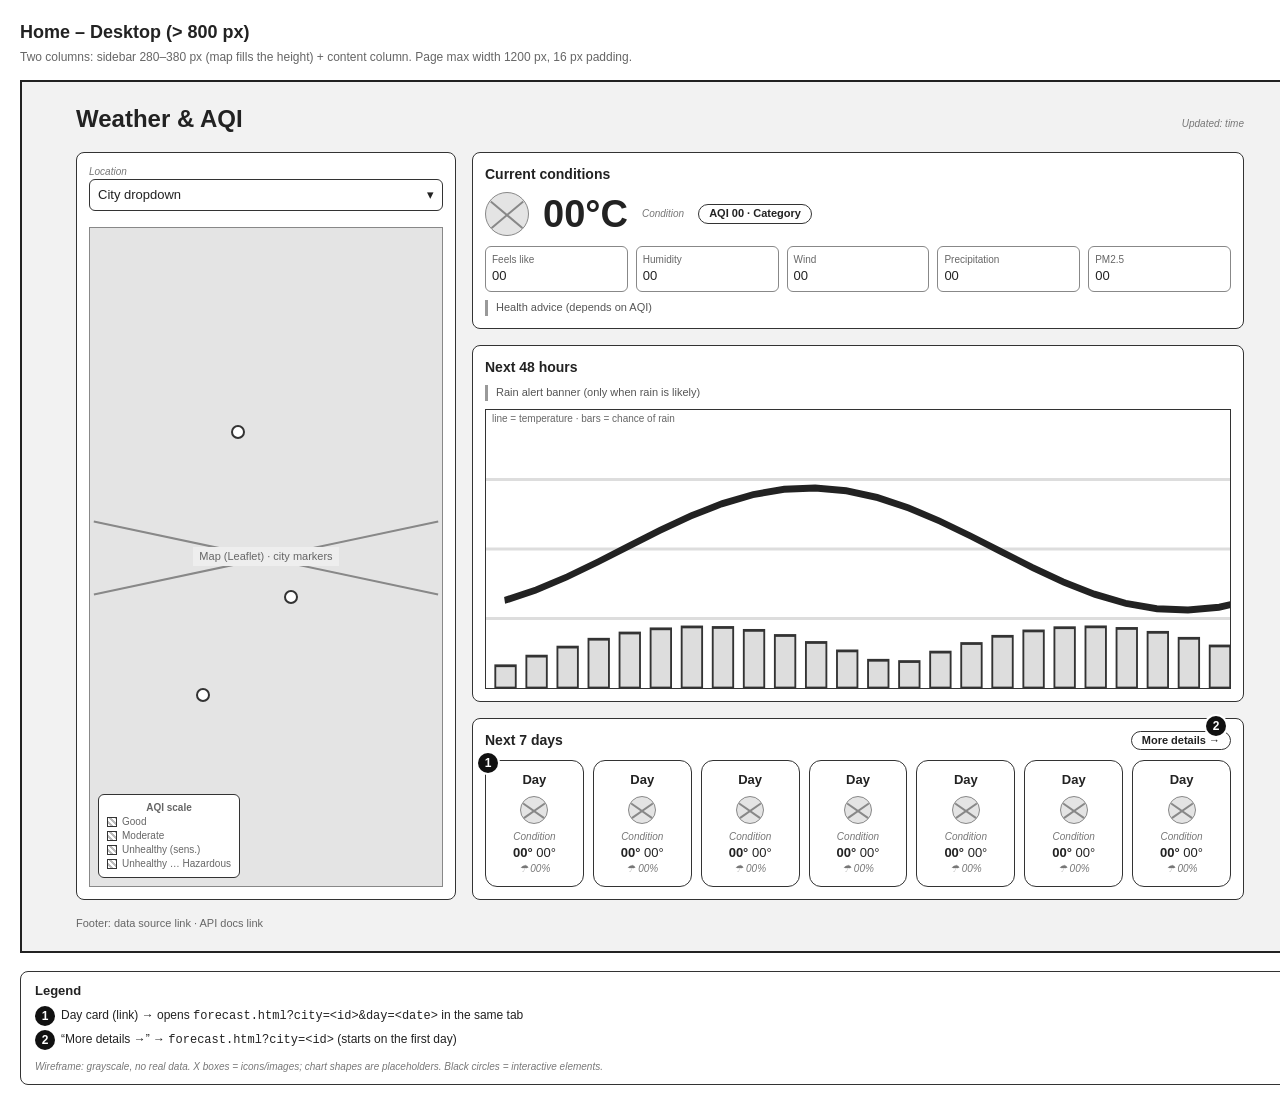
<file: environmental-system/docs/wireframes/home-desktop.html>
<!DOCTYPE html>
<html lang="en"><head><meta charset="UTF-8"><title>Home – Desktop (&gt; 800 px)</title><link rel="stylesheet" href="wireframe.css"></head>
<body><div class="sheet"><h2 class="sheet-title">Home – Desktop (&gt; 800 px)</h2><p class="sheet-sub">Two columns: sidebar 280–380 px (map fills the height) + content column. Page max width 1200 px, 16 px padding.</p>
<div class="viewport" style="width:1280px"><div style="max-width:1200px;margin:0 auto"><header class="hdr"><h1>Weather &amp; AQI</h1><span class="dim">Updated: time</span></header><main class="layout d"><aside class="box side"><div><div class="dim">Location</div><div class="field"><span>City dropdown</span><span>▾</span></div></div><div style="min-height:420px;display:flex;flex-direction:column;height:100%"><div class="ph x map" style="min-height:0;height:100%;--a:12deg"><span style="background:#eee;padding:2px 6px;position:relative;z-index:2">Map (Leaflet) · city markers</span><span class="pin" style="left:40%;top:30%;z-index:2"></span><span class="pin" style="left:55%;top:55%;z-index:2"></span><span class="pin" style="left:30%;top:70%;z-index:2"></span><div class="mlegend" style="z-index:2"><b>AQI scale</b><div><span></span>Good</div><div><span></span>Moderate</div><div><span></span>Unhealthy (sens.)</div><div><span></span>Unhealthy … Hazardous</div></div></div></div></aside><section class="content"><article class="box"><h2 class="hd">Current conditions</h2><div class="row" style="gap:14px;flex-wrap:wrap"><div class="ph x" style="width:44px;height:44px;border-radius:50%;--a:40deg"></div><b style="font-size:38px;line-height:1">00°C</b><span class="dim">Condition</span><span class="pill">AQI 00 · Category</span></div><div class="grid" style="grid-template-columns:repeat(auto-fit,minmax(110px,1fr));margin-top:10px"><div class="stat"><b>Feels like</b>00</div><div class="stat"><b>Humidity</b>00</div><div class="stat"><b>Wind</b>00</div><div class="stat"><b>Precipitation</b>00</div><div class="stat"><b>PM2.5</b>00</div></div><div class="note">Health advice (depends on AQI)</div></article><article class="box"><h2 class="hd">Next 48 hours</h2><div class="note" style="margin:0 0 8px">Rain alert banner (only when rain is likely)</div><div class="chart" style="height:280px"><svg viewBox="0 0 400 100" preserveAspectRatio="none"><g stroke="#ddd" stroke-width="1"><line x1="0" y1="25" x2="400" y2="25"/><line x1="0" y1="50" x2="400" y2="50"/><line x1="0" y1="75" x2="400" y2="75"/></g><polyline fill="none" stroke="#222" stroke-width="2.5" points="10,68.51236166577372 26.7,64.80507664740195 43.4,60.08885012205572 60.099999999999994,54.685085133504515 76.8,48.96203933557425 93.5,43.309728841613484 110.19999999999999,38.113349270900926 126.89999999999999,33.72702530375736 143.6,30.449677669800526 160.29999999999998,28.504652194211534 177,28.024499148845212 193.7,29.04194017025284 210.39999999999998,31.487638334226276 227.1,35.19492335259804 243.79999999999998,39.91114987794429 260.5,45.31491486649548 277.2,51.037960664425746 293.9,56.690271158386516 310.59999999999997,61.886650729099074 327.3,66.27297469624264 344,69.55032233019948 360.7,71.49534780578847 377.4,71.97550085115479 394.09999999999997,70.95805982974716 410.79999999999995,68.51236166577372"/><rect x="5" y="92" width="11" height="8" fill="#ddd" stroke="#333" stroke-width="1"/><rect x="21.7" y="88.53634457043668" width="11" height="11.463655429563321" fill="#ddd" stroke="#333" stroke-width="1"/><rect x="38.4" y="85.28804245954116" width="11" height="14.711957540458842" fill="#ddd" stroke="#333" stroke-width="1"/><rect x="55.099999999999994" y="82.45705735967331" width="11" height="17.54294264032668" fill="#ddd" stroke="#333" stroke-width="1"/><rect x="71.8" y="80.21940621268945" width="11" height="19.78059378731055" fill="#ddd" stroke="#333" stroke-width="1"/><rect x="88.5" y="78.7142153290218" width="11" height="21.285784670978206" fill="#ddd" stroke="#333" stroke-width="1"/><rect x="105.19999999999999" y="78.03507018754324" width="11" height="21.964929812456763" fill="#ddd" stroke="#333" stroke-width="1"/><rect x="121.89999999999999" y="78.22419674376488" width="11" height="21.775803256235115" fill="#ddd" stroke="#333" stroke-width="1"/><rect x="138.6" y="79.26983602444045" width="11" height="20.73016397555954" fill="#ddd" stroke="#333" stroke-width="1"/><rect x="155.29999999999998" y="81.10697524356911" width="11" height="18.893024756430897" fill="#ddd" stroke="#333" stroke-width="1"/><rect x="172" y="83.62138998254461" width="11" height="16.37861001745539" fill="#ddd" stroke="#333" stroke-width="1"/><rect x="188.7" y="86.65674611126735" width="11" height="13.343253888732644" fill="#ddd" stroke="#333" stroke-width="1"/><rect x="205.39999999999998" y="90.02431988716185" width="11" height="9.975680112838141" fill="#ddd" stroke="#333" stroke-width="1"/><rect x="222.1" y="90.48526811657848" width="11" height="9.514731883421517" fill="#ddd" stroke="#333" stroke-width="1"/><rect x="238.79999999999998" y="87.08903481234532" width="11" height="12.910965187654678" fill="#ddd" stroke="#333" stroke-width="1"/><rect x="255.5" y="83.99814153760718" width="11" height="16.00185846239281" fill="#ddd" stroke="#333" stroke-width="1"/><rect x="272.2" y="81.404765065689" width="11" height="18.595234934310994" fill="#ddd" stroke="#333" stroke-width="1"/><rect x="288.9" y="79.47014898479983" width="11" height="20.52985101520017" fill="#ddd" stroke="#333" stroke-width="1"/><rect x="305.59999999999997" y="78.31457835268864" width="11" height="21.685421647311358" fill="#ddd" stroke="#333" stroke-width="1"/><rect x="322.3" y="78.00990095434472" width="11" height="21.990099045655292" fill="#ddd" stroke="#333" stroke-width="1"/><rect x="339" y="78.57506015471606" width="11" height="21.424939845283937" fill="#ddd" stroke="#333" stroke-width="1"/><rect x="355.7" y="79.97491709202771" width="11" height="20.02508290797229" fill="#ddd" stroke="#333" stroke-width="1"/><rect x="372.4" y="82.1224354420145" width="11" height="17.877564557985487" fill="#ddd" stroke="#333" stroke-width="1"/><rect x="389.09999999999997" y="84.88409291501038" width="11" height="15.115907084989617" fill="#ddd" stroke="#333" stroke-width="1"/></svg><span class="chart-lbl">line = temperature · bars = chance of rain</span></div></article><article class="box"><div class="row between"><h2 class="hd" style="margin:0">Next 7 days</h2><span class="pill" style="position:relative">More details →<span class="co up">2</span></span></div><div class="daily " style="margin-top:10px"><div class="dcard"><span class="co tl">1</span><b>Day</b><div class="ph x" style="--a:35deg"></div><div class="dim">Condition</div><div><b>00°</b> 00°</div><div class="dim">☂ 00%</div></div><div class="dcard"><b>Day</b><div class="ph x" style="--a:35deg"></div><div class="dim">Condition</div><div><b>00°</b> 00°</div><div class="dim">☂ 00%</div></div><div class="dcard"><b>Day</b><div class="ph x" style="--a:35deg"></div><div class="dim">Condition</div><div><b>00°</b> 00°</div><div class="dim">☂ 00%</div></div><div class="dcard"><b>Day</b><div class="ph x" style="--a:35deg"></div><div class="dim">Condition</div><div><b>00°</b> 00°</div><div class="dim">☂ 00%</div></div><div class="dcard"><b>Day</b><div class="ph x" style="--a:35deg"></div><div class="dim">Condition</div><div><b>00°</b> 00°</div><div class="dim">☂ 00%</div></div><div class="dcard"><b>Day</b><div class="ph x" style="--a:35deg"></div><div class="dim">Condition</div><div><b>00°</b> 00°</div><div class="dim">☂ 00%</div></div><div class="dcard"><b>Day</b><div class="ph x" style="--a:35deg"></div><div class="dim">Condition</div><div><b>00°</b> 00°</div><div class="dim">☂ 00%</div></div></div></article></section></main><div class="foot">Footer: data source link · API docs link</div></div></div>
<div class="legend one" style="width:1280px"><h3>Legend</h3><ol><li><span class="co">1</span>Day card (link) → opens <code>forecast.html?city=&lt;id&gt;&amp;day=&lt;date&gt;</code> in the same tab</li><li><span class="co">2</span>“More details →” → <code>forecast.html?city=&lt;id&gt;</code> (starts on the first day)</li></ol><p class="dim" style="margin:6px 0 0">Wireframe: grayscale, no real data. X boxes = icons/images; chart shapes are placeholders. Black circles = interactive elements.</p></div></div></body></html>
</file>
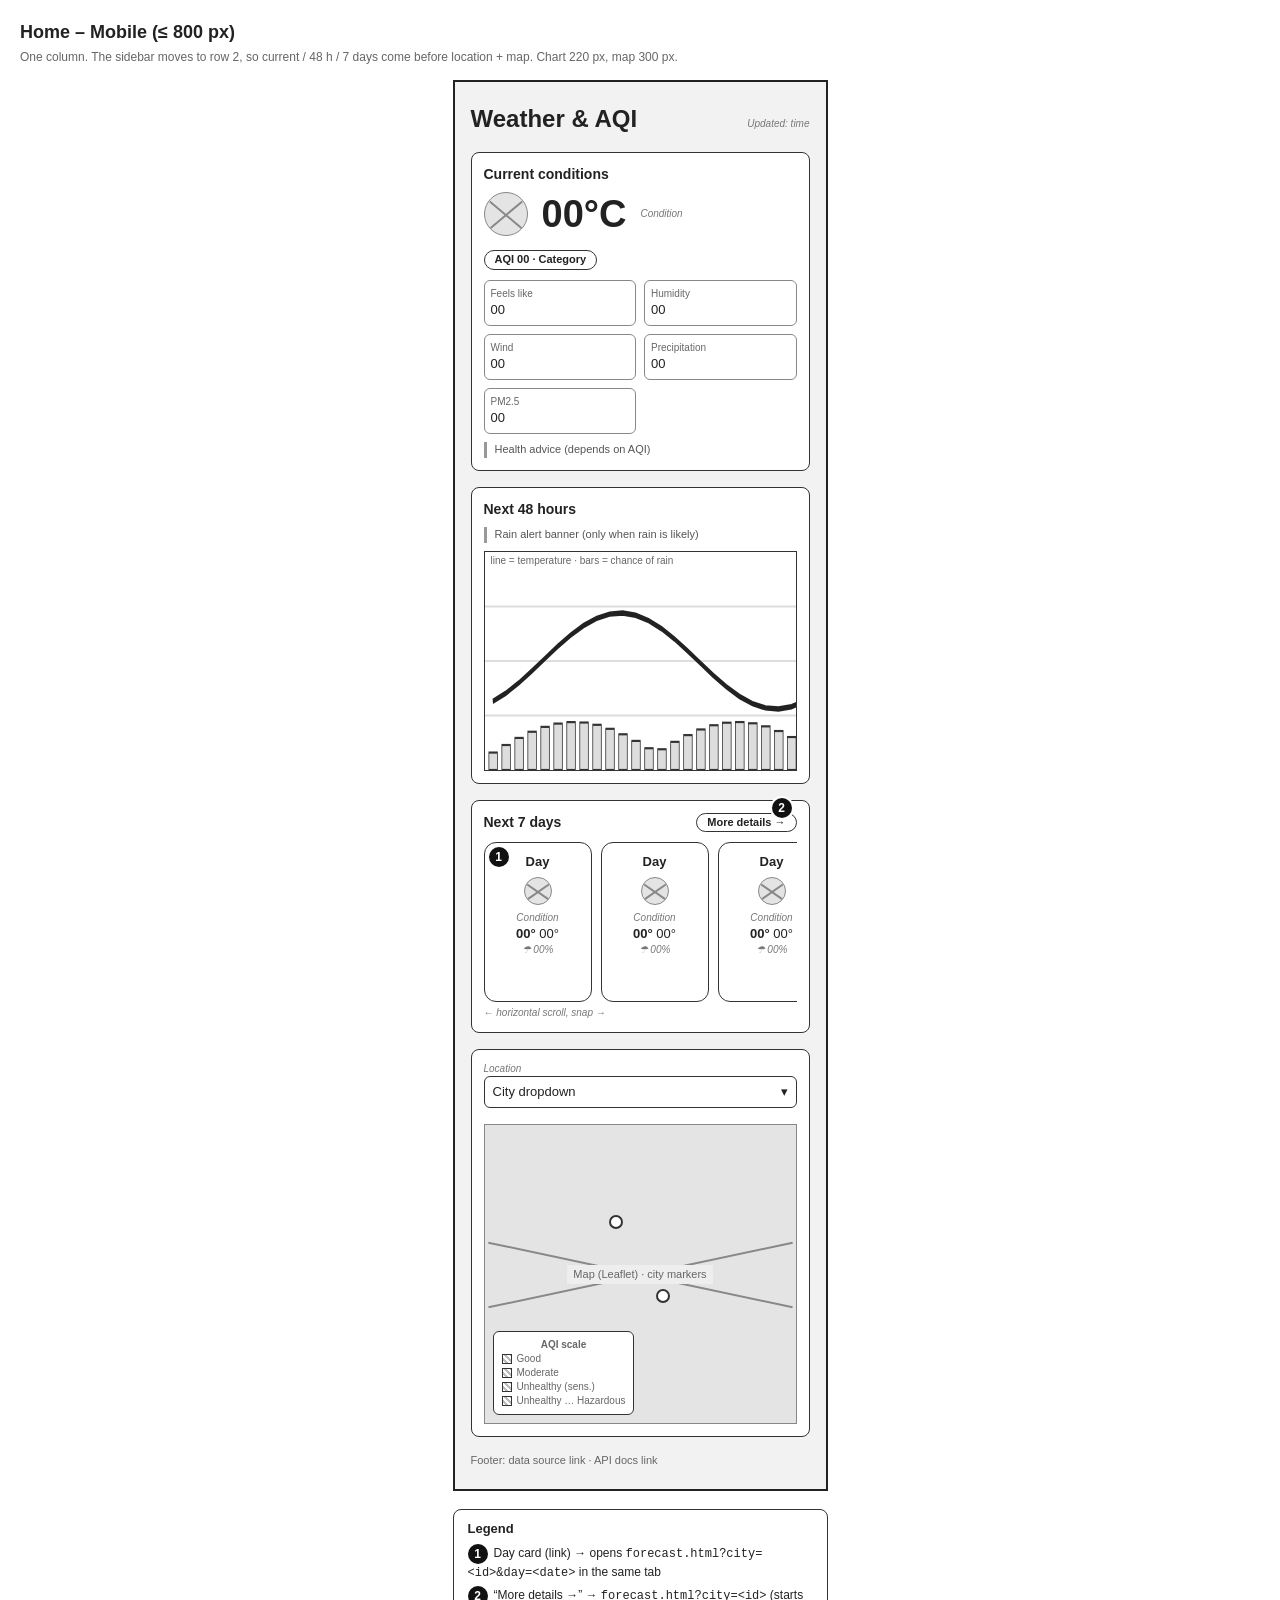
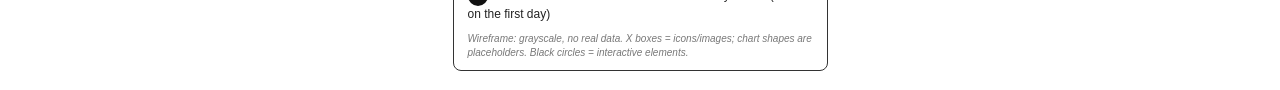
<file: environmental-system/docs/wireframes/home-mobile.html>
<!DOCTYPE html>
<html lang="en"><head><meta charset="UTF-8"><title>Home – Mobile (≤ 800 px)</title><link rel="stylesheet" href="wireframe.css"></head>
<body><div class="sheet"><h2 class="sheet-title">Home – Mobile (≤ 800 px)</h2><p class="sheet-sub">One column. The sidebar moves to row 2, so current / 48 h / 7 days come before location + map. Chart 220 px, map 300 px.</p>
<div class="viewport" style="width:375px"><header class="hdr"><h1>Weather &amp; AQI</h1><span class="dim">Updated: time</span></header><main class="layout m"><section class="content"><article class="box"><h2 class="hd">Current conditions</h2><div class="row" style="gap:14px;flex-wrap:wrap"><div class="ph x" style="width:44px;height:44px;border-radius:50%;--a:40deg"></div><b style="font-size:38px;line-height:1">00°C</b><span class="dim">Condition</span><span class="pill">AQI 00 · Category</span></div><div class="grid" style="grid-template-columns:repeat(auto-fit,minmax(110px,1fr));margin-top:10px"><div class="stat"><b>Feels like</b>00</div><div class="stat"><b>Humidity</b>00</div><div class="stat"><b>Wind</b>00</div><div class="stat"><b>Precipitation</b>00</div><div class="stat"><b>PM2.5</b>00</div></div><div class="note">Health advice (depends on AQI)</div></article><article class="box"><h2 class="hd">Next 48 hours</h2><div class="note" style="margin:0 0 8px">Rain alert banner (only when rain is likely)</div><div class="chart" style="height:220px"><svg viewBox="0 0 400 100" preserveAspectRatio="none"><g stroke="#ddd" stroke-width="1"><line x1="0" y1="25" x2="400" y2="25"/><line x1="0" y1="50" x2="400" y2="50"/><line x1="0" y1="75" x2="400" y2="75"/></g><polyline fill="none" stroke="#222" stroke-width="2.5" points="10,68.51236166577372 26.7,64.80507664740195 43.4,60.08885012205572 60.099999999999994,54.685085133504515 76.8,48.96203933557425 93.5,43.309728841613484 110.19999999999999,38.113349270900926 126.89999999999999,33.72702530375736 143.6,30.449677669800526 160.29999999999998,28.504652194211534 177,28.024499148845212 193.7,29.04194017025284 210.39999999999998,31.487638334226276 227.1,35.19492335259804 243.79999999999998,39.91114987794429 260.5,45.31491486649548 277.2,51.037960664425746 293.9,56.690271158386516 310.59999999999997,61.886650729099074 327.3,66.27297469624264 344,69.55032233019948 360.7,71.49534780578847 377.4,71.97550085115479 394.09999999999997,70.95805982974716 410.79999999999995,68.51236166577372"/><rect x="5" y="92" width="11" height="8" fill="#ddd" stroke="#333" stroke-width="1"/><rect x="21.7" y="88.53634457043668" width="11" height="11.463655429563321" fill="#ddd" stroke="#333" stroke-width="1"/><rect x="38.4" y="85.28804245954116" width="11" height="14.711957540458842" fill="#ddd" stroke="#333" stroke-width="1"/><rect x="55.099999999999994" y="82.45705735967331" width="11" height="17.54294264032668" fill="#ddd" stroke="#333" stroke-width="1"/><rect x="71.8" y="80.21940621268945" width="11" height="19.78059378731055" fill="#ddd" stroke="#333" stroke-width="1"/><rect x="88.5" y="78.7142153290218" width="11" height="21.285784670978206" fill="#ddd" stroke="#333" stroke-width="1"/><rect x="105.19999999999999" y="78.03507018754324" width="11" height="21.964929812456763" fill="#ddd" stroke="#333" stroke-width="1"/><rect x="121.89999999999999" y="78.22419674376488" width="11" height="21.775803256235115" fill="#ddd" stroke="#333" stroke-width="1"/><rect x="138.6" y="79.26983602444045" width="11" height="20.73016397555954" fill="#ddd" stroke="#333" stroke-width="1"/><rect x="155.29999999999998" y="81.10697524356911" width="11" height="18.893024756430897" fill="#ddd" stroke="#333" stroke-width="1"/><rect x="172" y="83.62138998254461" width="11" height="16.37861001745539" fill="#ddd" stroke="#333" stroke-width="1"/><rect x="188.7" y="86.65674611126735" width="11" height="13.343253888732644" fill="#ddd" stroke="#333" stroke-width="1"/><rect x="205.39999999999998" y="90.02431988716185" width="11" height="9.975680112838141" fill="#ddd" stroke="#333" stroke-width="1"/><rect x="222.1" y="90.48526811657848" width="11" height="9.514731883421517" fill="#ddd" stroke="#333" stroke-width="1"/><rect x="238.79999999999998" y="87.08903481234532" width="11" height="12.910965187654678" fill="#ddd" stroke="#333" stroke-width="1"/><rect x="255.5" y="83.99814153760718" width="11" height="16.00185846239281" fill="#ddd" stroke="#333" stroke-width="1"/><rect x="272.2" y="81.404765065689" width="11" height="18.595234934310994" fill="#ddd" stroke="#333" stroke-width="1"/><rect x="288.9" y="79.47014898479983" width="11" height="20.52985101520017" fill="#ddd" stroke="#333" stroke-width="1"/><rect x="305.59999999999997" y="78.31457835268864" width="11" height="21.685421647311358" fill="#ddd" stroke="#333" stroke-width="1"/><rect x="322.3" y="78.00990095434472" width="11" height="21.990099045655292" fill="#ddd" stroke="#333" stroke-width="1"/><rect x="339" y="78.57506015471606" width="11" height="21.424939845283937" fill="#ddd" stroke="#333" stroke-width="1"/><rect x="355.7" y="79.97491709202771" width="11" height="20.02508290797229" fill="#ddd" stroke="#333" stroke-width="1"/><rect x="372.4" y="82.1224354420145" width="11" height="17.877564557985487" fill="#ddd" stroke="#333" stroke-width="1"/><rect x="389.09999999999997" y="84.88409291501038" width="11" height="15.115907084989617" fill="#ddd" stroke="#333" stroke-width="1"/></svg><span class="chart-lbl">line = temperature · bars = chance of rain</span></div></article><article class="box"><div class="row between"><h2 class="hd" style="margin:0">Next 7 days</h2><span class="pill" style="position:relative">More details →<span class="co up">2</span></span></div><div class="daily scroll" style="margin-top:10px"><div class="dcard"><span class="co tl">1</span><b>Day</b><div class="ph x" style="--a:35deg"></div><div class="dim">Condition</div><div><b>00°</b> 00°</div><div class="dim">☂ 00%</div></div><div class="dcard"><b>Day</b><div class="ph x" style="--a:35deg"></div><div class="dim">Condition</div><div><b>00°</b> 00°</div><div class="dim">☂ 00%</div></div><div class="dcard"><b>Day</b><div class="ph x" style="--a:35deg"></div><div class="dim">Condition</div><div><b>00°</b> 00°</div><div class="dim">☂ 00%</div></div><div class="dcard"><b>Day</b><div class="ph x" style="--a:35deg"></div><div class="dim">Condition</div><div><b>00°</b> 00°</div><div class="dim">☂ 00%</div></div><div class="dcard"><b>Day</b><div class="ph x" style="--a:35deg"></div><div class="dim">Condition</div><div><b>00°</b> 00°</div><div class="dim">☂ 00%</div></div><div class="dcard"><b>Day</b><div class="ph x" style="--a:35deg"></div><div class="dim">Condition</div><div><b>00°</b> 00°</div><div class="dim">☂ 00%</div></div><div class="dcard"><b>Day</b><div class="ph x" style="--a:35deg"></div><div class="dim">Condition</div><div><b>00°</b> 00°</div><div class="dim">☂ 00%</div></div></div><div class="dim" style="margin-top:4px">← horizontal scroll, snap →</div></article></section><aside class="box side"><div><div class="dim">Location</div><div class="field"><span>City dropdown</span><span>▾</span></div></div><div style="height:300px"><div class="ph x map" style="min-height:0;height:100%;--a:12deg"><span style="background:#eee;padding:2px 6px;position:relative;z-index:2">Map (Leaflet) · city markers</span><span class="pin" style="left:40%;top:30%;z-index:2"></span><span class="pin" style="left:55%;top:55%;z-index:2"></span><span class="pin" style="left:30%;top:70%;z-index:2"></span><div class="mlegend" style="z-index:2"><b>AQI scale</b><div><span></span>Good</div><div><span></span>Moderate</div><div><span></span>Unhealthy (sens.)</div><div><span></span>Unhealthy … Hazardous</div></div></div></div></aside></main><div class="foot">Footer: data source link · API docs link</div></div>
<div class="legend one" style="width:375px"><h3>Legend</h3><ol><li><span class="co">1</span>Day card (link) → opens <code>forecast.html?city=&lt;id&gt;&amp;day=&lt;date&gt;</code> in the same tab</li><li><span class="co">2</span>“More details →” → <code>forecast.html?city=&lt;id&gt;</code> (starts on the first day)</li></ol><p class="dim" style="margin:6px 0 0">Wireframe: grayscale, no real data. X boxes = icons/images; chart shapes are placeholders. Black circles = interactive elements.</p></div></div></body></html>
</file>
<file: environmental-system/docs/wireframes/wireframe.css>
/* Low-fidelity grayscale wireframes. No real data; layout mirrors frontend/css/*.css. */
* { box-sizing: border-box; }
body { margin: 0; font: 13px/1.4 Arial, Helvetica, sans-serif; color: #222; background: #fff; }
.sheet { padding: 20px; }
.sheet-title { margin: 0 0 4px; font-size: 18px; }
.sheet-sub { margin: 0 0 14px; color: #666; font-size: 12px; }
.viewport { margin: 0 auto; border: 2px solid #222; background: #f2f2f2; position: relative; }
.dim { color: #777; font-size: 10px; font-style: italic; }

/* generic pieces */
.box { border: 1.5px solid #333; background: #fff; border-radius: 8px; padding: 12px; position: relative; min-width: 0; }
.hd { margin: 0 0 8px; font-size: 14px; font-weight: bold; }
.ph { border: 1.5px dashed #888; background: #eee; color: #666; display: flex; align-items: center; justify-content: center; font-size: 11px; text-align: center; }
.x { position: relative; background: #e4e4e4; border: 1.5px solid #888; overflow: hidden; }
.x::before, .x::after { content: ""; position: absolute; left: 0; top: 50%; width: 100%; height: 1.5px; background: #888; }
.x::before { transform: rotate(var(--a, 20deg)); } .x::after { transform: rotate(calc(var(--a, 20deg) * -1)); }
.pill { display: inline-block; border: 1.5px solid #333; border-radius: 999px; padding: 1px 10px; font-size: 11px; font-weight: bold; white-space: nowrap; }
.pill.on { background: #333; color: #fff; }
.field { border: 1.5px solid #333; border-radius: 6px; padding: 6px 8px; display: flex; justify-content: space-between; background: #fff; }
.line { height: 8px; background: #ccc; border-radius: 3px; margin: 5px 0; }
.line.s { width: 60%; } .line.m { width: 80%; }
.row { display: flex; align-items: center; gap: 8px; }
.between { justify-content: space-between; }
.grid { display: grid; gap: 8px; }
.stat { border: 1px solid #888; border-radius: 6px; padding: 6px; }
.stat b { display: block; font-size: 10px; color: #666; font-weight: normal; }
.chart { border: 1.5px solid #333; background: #fff; position: relative; }
.chart svg { display: block; width: 100%; height: 100%; }
.chart-lbl { position: absolute; left: 6px; top: 2px; font-size: 10px; color: #666; }
.hicons { position: relative; height: 40px; margin-bottom: 4px; }
.hicons i { position: absolute; top: 0; transform: translateX(-50%); font-style: normal; text-align: center; font-size: 9px; color: #666; }
.hicons i span { display: block; width: 18px; height: 18px; margin: 1px auto 0; border: 1.5px solid #777; border-radius: 50%; background: #e4e4e4; }
.note { font-size: 11px; color: #555; border-left: 3px solid #999; padding-left: 8px; margin-top: 8px; }

/* callouts + legend */
.co { position: absolute; z-index: 5; width: 20px; height: 20px; border-radius: 50%; background: #111; color: #fff; font: bold 12px/20px Arial, sans-serif; text-align: center; box-shadow: 0 0 0 2px #fff; }
.co.tr { right: -8px; top: -8px; } .co.tl { left: -8px; top: -8px; } .co.br { right: -8px; bottom: -8px; } .co.bl { left: -8px; bottom: -8px; }
.legend { margin: 18px auto 0; border: 1.5px solid #333; border-radius: 8px; padding: 10px 14px; background: #fff; }
.legend h3 { margin: 0 0 6px; font-size: 13px; }
.legend ol { margin: 0; padding: 0; list-style: none; columns: 2; column-gap: 24px; font-size: 12px; }
.legend li { margin: 0 0 4px; break-inside: avoid; }
.legend .co { position: static; display: inline-block; margin-right: 6px; box-shadow: none; vertical-align: middle; }
.legend.one ol { columns: 1; }

/* home layout */
.hdr { display: flex; justify-content: space-between; align-items: baseline; padding: 20px 16px 0; }
.hdr h1 { margin: 0; font-size: 24px; }
.layout { display: grid; gap: 16px; padding: 16px; }
.layout.d { grid-template-columns: 380px minmax(0, 1fr); }
.layout.m { grid-template-columns: 1fr; }
.side { display: grid; gap: 16px; align-content: stretch; }
.layout.d .side { grid-template-rows: auto minmax(420px, 1fr); }
.content { display: grid; gap: 16px; align-content: start; min-width: 0; }
.daily { display: grid; grid-template-columns: repeat(7, minmax(0, 1fr)); gap: 9px; }
.daily.scroll { display: flex; overflow: hidden; }
.dcard { border: 1.5px solid #333; border-radius: 12px; padding: 10px 4px; text-align: center; position: relative; flex: none; background: #fff; }
.daily:not(.scroll) .dcard { flex: 1; }
.daily.scroll .dcard { width: 108px; min-height: 160px; }
.dcard .ph { width: 28px; height: 28px; margin: 6px auto; border-radius: 50%; }
.foot { padding: 0 16px 20px; color: #666; font-size: 11px; }
.map { position: relative; flex: 1; min-height: 100%; }
.pin { position: absolute; width: 14px; height: 14px; border-radius: 50%; border: 2px solid #333; background: #fff; }
.mlegend { position: absolute; left: 8px; bottom: 8px; border: 1.5px solid #333; background: #fff; border-radius: 6px; padding: 6px 8px; font-size: 10px; }
.mlegend div { display: flex; gap: 5px; align-items: center; } .mlegend span { width: 10px; height: 10px; border: 1px solid #333; background: repeating-linear-gradient(45deg, #fff 0 2px, #bbb 2px 4px); }

/* forecast layout */
.fp-top { display: flex; align-items: center; gap: 16px; padding: 20px 16px 0; }
.fp-top h1 { margin: 0; font-size: 24px; }
.fp-top p { margin: 0; font-size: 12px; color: #666; }
.fp { display: grid; gap: 16px; padding: 16px; }
.daybar { display: flex; gap: 4px; position: relative; }
.daybar div { flex: 1; text-align: center; font-size: 11px; font-weight: bold; color: #555; padding: 4px 0; border-radius: 8px; }
.daybar div span { display: block; width: 36px; height: 36px; line-height: 36px; margin: 2px auto 0; border-radius: 50%; border: 1.5px solid #888; color: #222; background: #fff; }
.daybar div.sel span { background: #333; color: #fff; border-color: #333; }
.stats4 { grid-template-columns: repeat(4, minmax(0, 1fr)); } .stats2 { grid-template-columns: repeat(2, minmax(0, 1fr)); }
@media print { .viewport { break-inside: avoid; } }
.daily.scroll .co { left: 4px; top: 4px; }
.co.out { right: -28px; top: -3px; }
.co.up { right: 4px; top: -16px; }
</file>
